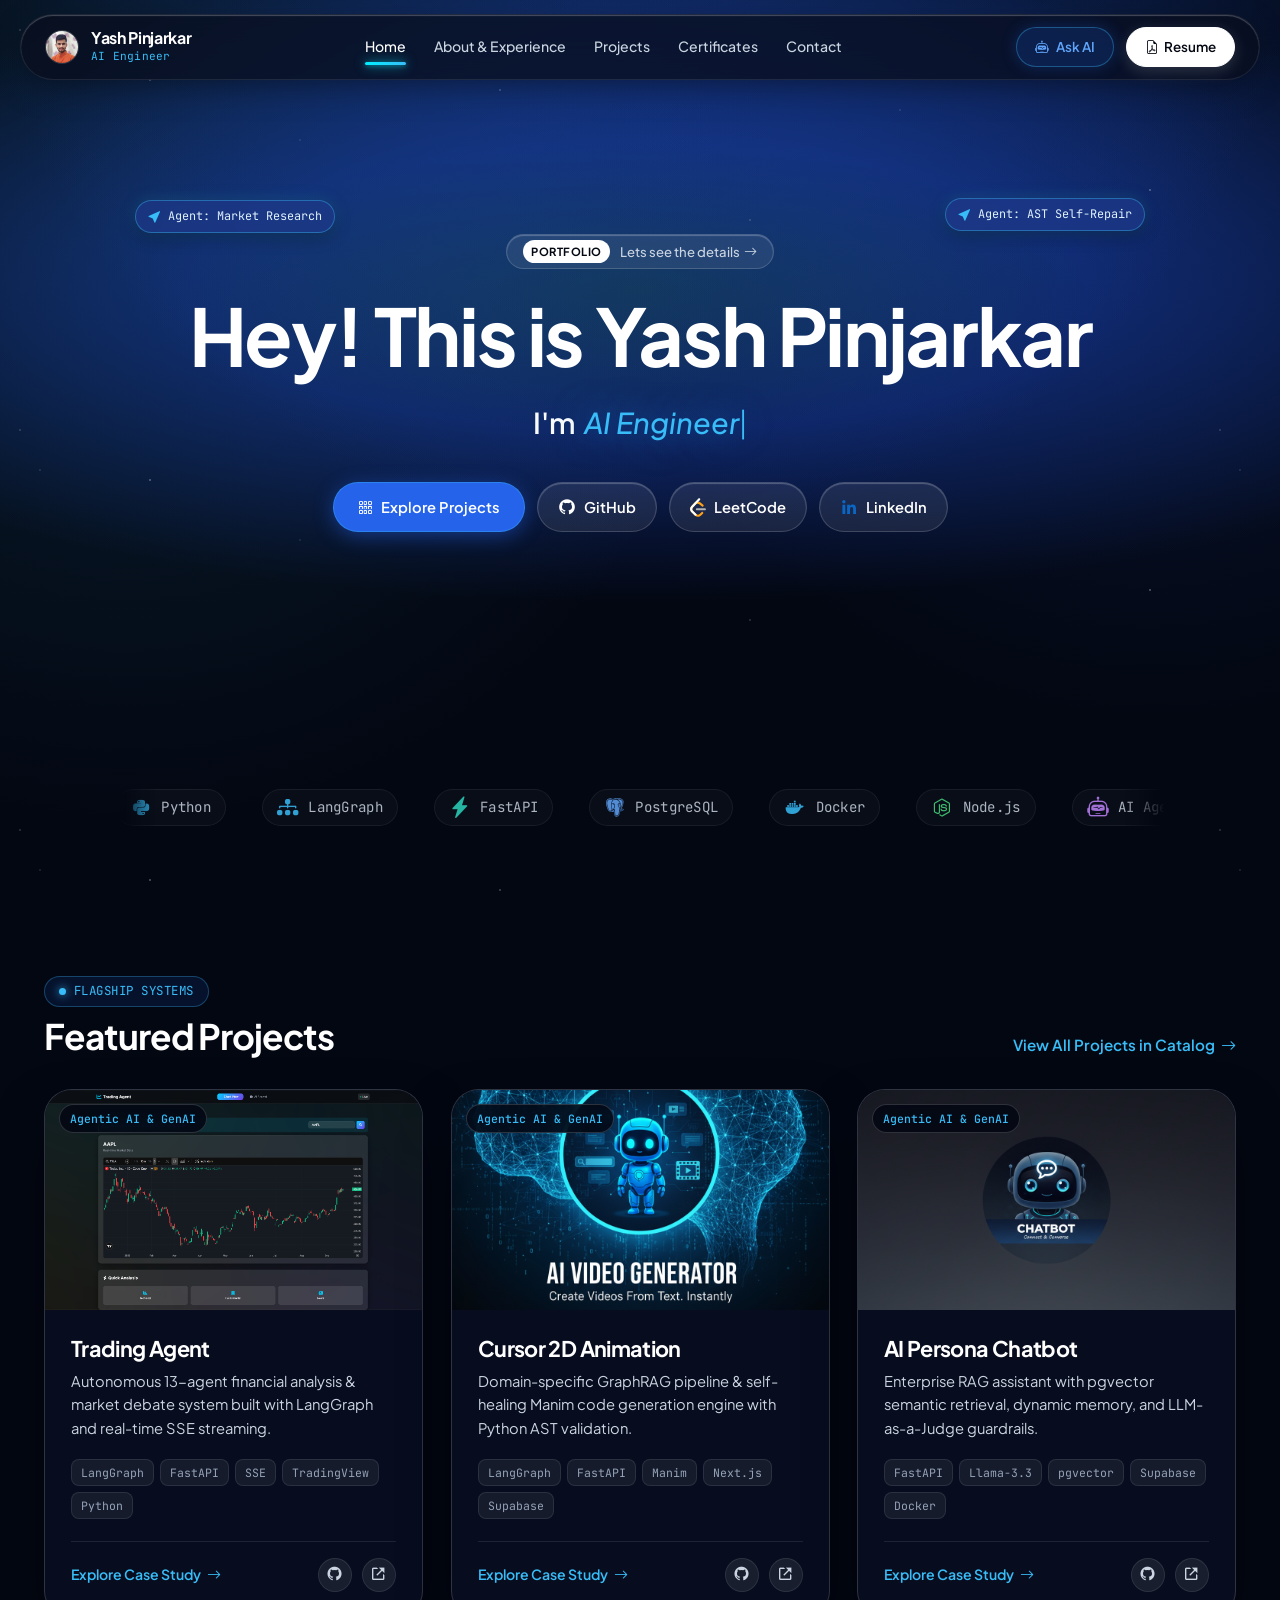
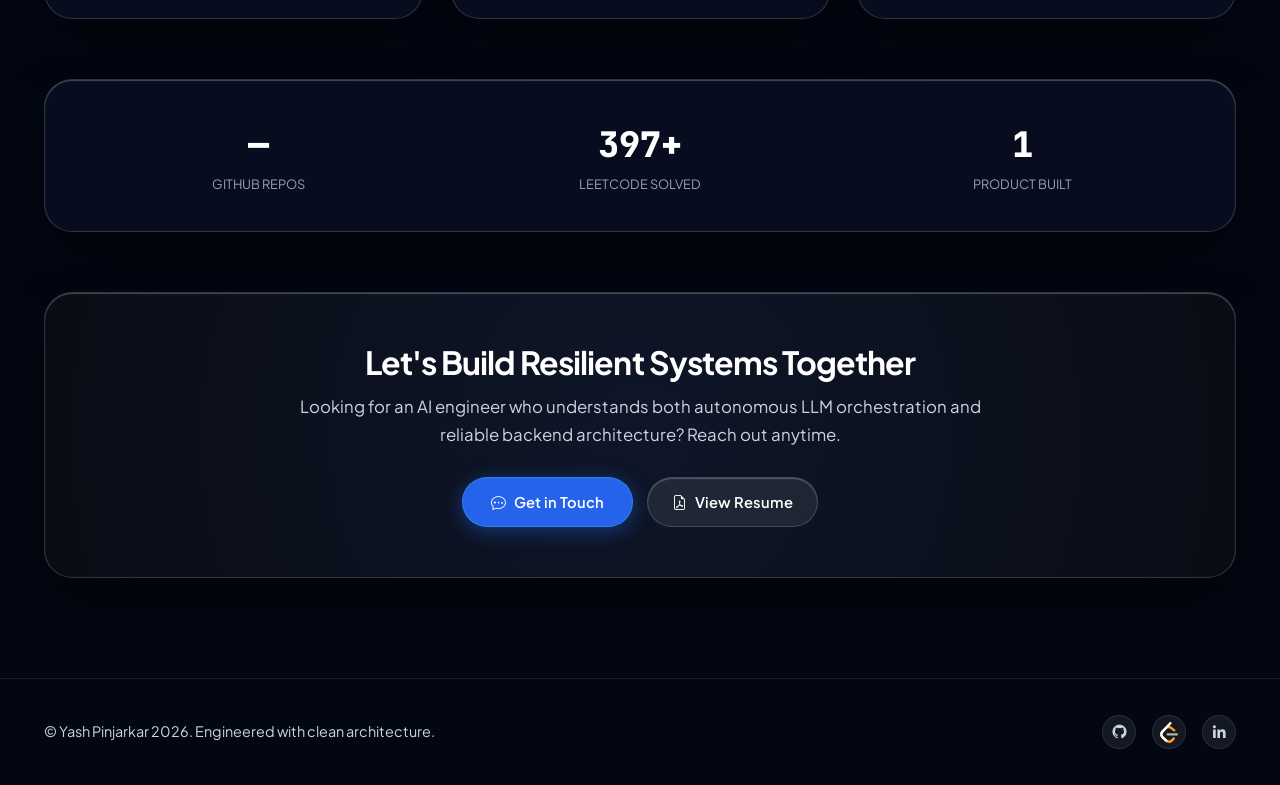
<file: index.html>
<!DOCTYPE html>
<html lang="en">

<head>
  <meta charset="utf-8">
  <meta content="width=device-width, initial-scale=1.0" name="viewport">

  <title>Yash Pinjarkar — AI Engineer</title>
  <meta name="description"
    content="Portfolio of Yash Pinjarkar — AI Engineer specializing in autonomous multi-agent pipelines, LangGraph, FastAPI, GraphRAG, and low-latency backend architectures.">
  <meta name="keywords"
    content="Yash Pinjarkar, AI Engineer, Machine Learning Engineer, Software Engineer, LangGraph, FastAPI, Generative AI, GraphRAG, Multi-Agent Systems">

  <!-- Favicons -->
  <link href="assets/img/favicon.png" rel="icon">
  <link href="assets/img/apple-touch-icon.png" rel="apple-touch-icon">

  <!-- Vendor CSS Files -->
  <link href="assets/vendor/bootstrap/css/bootstrap.min.css" rel="stylesheet">
  <link href="assets/vendor/bootstrap-icons/bootstrap-icons.css" rel="stylesheet">
  <link href="assets/vendor/boxicons/css/boxicons.min.css" rel="stylesheet">

  <!-- Core Styles -->
  <link href="assets/css/design-system.css" rel="stylesheet">
</head>

<body class="site-modern">
  <div class="bg-ambient"></div>

  <!-- ======= Modern Header Navigation ======= -->
  <nav class="site-nav">
    <div class="site-nav-container">
      <a href="index.html" class="site-logo">
        <img src="assets/img/profile-img.jpg" alt="Yash Pinjarkar" class="site-logo-avatar">
        <div class="site-logo-text">
          <span class="site-logo-name">Yash Pinjarkar</span>
          <span class="site-logo-role">AI Engineer</span>
        </div>
      </a>

      <ul class="site-nav-links">
        <li><a href="index.html" class="site-nav-link active">Home</a></li>
        <li><a href="about.html" class="site-nav-link">About & Experience</a></li>
        <li><a href="projects.html" class="site-nav-link">Projects</a></li>
        <li><a href="certificates.html" class="site-nav-link">Certificates</a></li>
        <li><a href="contact.html" class="site-nav-link">Contact</a></li>
      </ul>

      <div class="site-nav-actions">
        <button id="chatbot-btn" class="btn-ai-chat" aria-label="Open AI Assistant">
          <i class="bi bi-robot"></i> <span>Ask AI</span>
        </button>
        <a href="https://drive.google.com/file/d/1SD6IcSOlfKE0U2gfUWGIHUVaJc_A1jWi/view?usp=sharing" target="_blank"
          rel="noopener noreferrer" class="btn-resume-nav">
          <i class="bi bi-file-earmark-pdf"></i> Resume
        </a>
        <button class="site-nav-mobile-toggle" aria-label="Toggle Navigation Menu">
          <i class="bi bi-list"></i>
        </button>
      </div>
    </div>
  </nav>

  <!-- Mobile Drawer -->
  <div class="mobile-nav-drawer">
    <a href="index.html" class="mobile-nav-link active">Home</a>
    <a href="about.html" class="mobile-nav-link">About & Experience</a>
    <a href="projects.html" class="mobile-nav-link">Projects</a>
    <a href="certificates.html" class="mobile-nav-link">Certificates</a>
    <a href="contact.html" class="mobile-nav-link">Contact</a>
    <div style="margin-top: 16px;">
      <a href="https://drive.google.com/file/d/1SD6IcSOlfKE0U2gfUWGIHUVaJc_A1jWi/view?usp=sharing" target="_blank"
        rel="noopener noreferrer" class="btn-primary-action" style="width: 100%;">
        <i class="bi bi-download"></i> Resume
      </a>
    </div>
  </div>

  <!-- ======= Main Content Area ======= -->
  <main class="site-main">
    <div class="site-container">

      <!-- ======= Cosmic Aurora Luminai Hero Section ======= -->
      <section class="hero-cosmic-section">
        <div class="hero-cosmic-content">
          <!-- Floating Agent Cursors (Luminai Style) -->
          <div class="agent-cursor-badge agent-cursor-left">
            <i class="bi bi-cursor-fill"></i>
            <span>Agent: Market Research</span>
          </div>
          <div class="agent-cursor-badge agent-cursor-right">
            <i class="bi bi-cursor-fill"></i>
            <span>Agent: AST Self-Repair</span>
          </div>

          <!-- Top Announcement Pill -->
          <div class="hero-cosmic-pill">
            <span class="pill-tag">PORTFOLIO</span>
            <a href="about.html" class="pill-link">
              Lets see the details<i class="bi bi-arrow-right"></i>
            </a>
          </div>

          <!-- Master Display Headline -->
          <h1 class="hero-cosmic-title">
            Hey! This is Yash Pinjarkar
          </h1>

          <!-- Subtitle with Animated Typed Role -->
          <p class="hero-typed-lead"
            style="font-size: clamp(1.25rem, 2.4vw, 1.8rem); font-weight: 600; color: #f8fafc; margin-bottom: 36px;">
            I'm <span class="typed headline-italic"
              data-typed-items="AI Engineer, Generative AI Developer, Backend Systems Builder, Software Developer"></span>
          </p>

          <!-- Action Buttons -->
          <div style="display: flex; justify-content: center; align-items: center; gap: 12px; flex-wrap: wrap;">
            <a href="projects.html" class="btn-primary-action" style="padding: 12px 24px;">
              <i class="bi bi-grid-3x3-gap"></i> Explore Projects
            </a>
            <a href="https://github.com/yashpinjarkar10/" target="_blank" rel="noopener noreferrer"
              class="btn-secondary-action" style="padding: 12px 20px;">
              <i class="bx bxl-github" style="font-size: 1.15rem;"></i> GitHub
            </a>
            <a href="https://leetcode.com/Yashpinjarkar/" target="_blank" rel="noopener noreferrer"
              class="btn-secondary-action" style="padding: 12px 20px;">
              <svg width="16" height="19" viewBox="0 0 95 111" fill="none" xmlns="http://www.w3.org/2000/svg"
                style="display: inline-block; vertical-align: -3px;">
                <path
                  d="M68.0063 83.0664C70.5 80.5764 74.5366 80.5829 77.0223 83.0809C79.508 85.579 79.5015 89.6226 77.0078 92.1127L65.9346 103.17C55.7187 113.371 39.06 113.519 28.6718 103.513C28.6117 103.456 23.9861 98.9201 8.72653 83.957C-1.42528 74.0029 -2.43665 58.0749 7.11648 47.8464L24.9282 28.7745C34.4095 18.6219 51.887 17.5122 62.7275 26.2789L78.9048 39.362C81.6444 41.5776 82.0723 45.5985 79.8606 48.3429C77.6488 51.0873 73.635 51.5159 70.8954 49.3003L54.7182 36.2173C49.0488 31.6325 39.1314 32.2622 34.2394 37.5006L16.4274 56.5727C11.7767 61.5522 12.2861 69.574 17.6456 74.8292C28.851 85.8169 37.4869 94.2846 37.4969 94.2942C42.8977 99.496 51.6304 99.4184 56.9331 94.1234L68.0063 83.0664Z"
                  fill="#FFA116"></path>
                <path fill-rule="evenodd" clip-rule="evenodd"
                  d="M41.1067 72.0014C37.5858 72.0014 34.7314 69.1421 34.7314 65.615C34.7314 62.0879 37.5858 59.2286 41.1067 59.2286H88.1245C91.6454 59.2286 94.4997 62.0879 94.4997 65.615C94.4997 69.1421 91.6454 72.0014 88.1245 72.0014H41.1067Z"
                  fill="#B3B3B3"></path>
                <path fill-rule="evenodd" clip-rule="evenodd"
                  d="M49.9118 2.02335C52.3173 -0.55232 56.3517 -0.686894 58.9228 1.72277C61.494 4.13244 61.6284 8.17385 59.2229 10.7495L16.4276 56.5729C11.7768 61.552 12.2861 69.5738 17.6453 74.8292L37.4088 94.2091C39.9249 96.6764 39.968 100.72 37.505 103.24C35.042 105.761 31.0056 105.804 28.4895 103.337L8.72593 83.9567C-1.42529 74.0021 -2.43665 58.0741 7.1169 47.8463L49.9118 2.02335Z"
                  fill="#ffffff"></path>
              </svg>
              LeetCode
            </a>
            <a href="https://www.linkedin.com/in/yash-pinjarkar" target="_blank" rel="noopener noreferrer"
              class="btn-secondary-action" style="padding: 12px 20px;">
              <i class="bx bxl-linkedin" style="font-size: 1.15rem; color: #0a66c2;"></i> LinkedIn
            </a>
          </div>
        </div>

        <!-- Infinite Rotating Tech Horizon Bar -->
        <div class="tech-horizon-strip" aria-label="Core Technologies Marquee">
          <div class="tech-horizon-track">
            <!-- Set 1 -->
            <div class="tech-horizon-item"><i class="bx bxl-python icon-python"></i> Python</div>
            <div class="tech-horizon-item"><i class="bi bi-diagram-3-fill icon-langgraph"></i> LangGraph</div>
            <div class="tech-horizon-item"><i class="bi bi-lightning-charge-fill icon-fastapi"></i> FastAPI</div>
            <div class="tech-horizon-item"><i class="bx bxl-postgresql icon-postgres"></i> PostgreSQL</div>
            <div class="tech-horizon-item"><i class="bx bxl-docker icon-docker"></i> Docker</div>
            <div class="tech-horizon-item"><i class="bx bxl-nodejs icon-node"></i> Node.js</div>
            <div class="tech-horizon-item"><i class="bi bi-robot icon-agent"></i> AI Agents</div>
            <div class="tech-horizon-item"><i class="bx bxl-c-plus-plus icon-cpp"></i> C++</div>
            <div class="tech-horizon-item"><i class="bx bxl-mongodb icon-mongodb"></i> MongoDB</div>
            <div class="tech-horizon-item"><i class="bi bi-link-45deg icon-langchain"></i> LangChain</div>
            <div class="tech-horizon-item"><i class="bx bxl-git icon-git"></i> Git</div>

            <!-- Set 2 (Seamless Infinite Duplicate) -->
            <div class="tech-horizon-item" aria-hidden="true"><i class="bx bxl-python icon-python"></i> Python</div>
            <div class="tech-horizon-item" aria-hidden="true"><i class="bi bi-diagram-3-fill icon-langgraph"></i>
              LangGraph</div>
            <div class="tech-horizon-item" aria-hidden="true"><i class="bi bi-lightning-charge-fill icon-fastapi"></i>
              FastAPI</div>
            <div class="tech-horizon-item" aria-hidden="true"><i class="bx bxl-postgresql icon-postgres"></i> PostgreSQL
            </div>
            <div class="tech-horizon-item" aria-hidden="true"><i class="bx bxl-docker icon-docker"></i> Docker</div>
            <div class="tech-horizon-item" aria-hidden="true"><i class="bx bxl-nodejs icon-node"></i> Node.js</div>
            <div class="tech-horizon-item" aria-hidden="true"><i class="bi bi-robot icon-agent"></i> AI Agents</div>
            <div class="tech-horizon-item" aria-hidden="true"><i class="bx bxl-c-plus-plus icon-cpp"></i> C++</div>
            <div class="tech-horizon-item" aria-hidden="true"><i class="bx bxl-mongodb icon-mongodb"></i> MongoDB</div>
            <div class="tech-horizon-item" aria-hidden="true"><i class="bi bi-link-45deg icon-langchain"></i> LangChain
            </div>
            <div class="tech-horizon-item" aria-hidden="true"><i class="bx bxl-git icon-git"></i> Git</div>
          </div>
        </div>
      </section>

      <!-- ======= Featured Flagship Projects Showcase ======= -->
      <section id="featured-projects" style="margin: 80px 0 50px 0; padding-top: 30px;">
        <div
          style="display: flex; justify-content: space-between; align-items: flex-end; flex-wrap: wrap; gap: 16px; margin-bottom: 32px;">
          <div>
            <div class="page-badge" style="margin-bottom: 8px;">
              <span class="pulse-dot"></span>
              <span>Flagship Systems</span>
            </div>
            <h2 style="font-size: 2.2rem; margin: 0; color: var(--text-primary);">Featured Projects</h2>
          </div>
          <a href="projects.html" class="btn-case-study" style="font-size: 0.95rem;">
            View All Projects in Catalog <i class="bi bi-arrow-right"></i>
          </a>
        </div>

        <div class="projects-grid">
          <!-- Card 1: Trading Agent -->
          <article class="project-card">
            <div class="project-card-image-wrap">
              <img src="assets/img/projects/trading-agent.png" alt="Trading Agent"
                class="project-card-image" loading="lazy">
              <span class="project-card-category-badge">Agentic AI & GenAI</span>
            </div>
            <div class="project-card-body">
              <h3 class="project-card-title">Trading Agent</h3>
              <p class="project-card-tagline">
                Autonomous 13-agent financial analysis & market debate system built with LangGraph and real-time SSE
                streaming.
              </p>
              <div class="project-card-tags">
                <span class="tech-tag">LangGraph</span>
                <span class="tech-tag">FastAPI</span>
                <span class="tech-tag">SSE</span>
                <span class="tech-tag">TradingView</span>
                <span class="tech-tag">Python</span>
              </div>
              <div class="project-card-footer">
                <a href="project.html?id=trading-agent" class="btn-case-study">
                  Explore Case Study <i class="bi bi-arrow-right"></i>
                </a>
                <div class="project-card-actions">
                  <a href="https://github.com/yashpinjarkar10/Trading-Agent" target="_blank" rel="noopener noreferrer"
                    class="action-icon-link" aria-label="GitHub"><i class="bx bxl-github"></i></a>
                  <a href="https://yashpinjarkar10-trading-agent.hf.space/" target="_blank" rel="noopener noreferrer"
                    class="action-icon-link" aria-label="Live Demo"><i class="bx bx-link-external"></i></a>
                </div>
              </div>
            </div>
          </article>

          <!-- Card 2: Cursor 2D Animation -->
          <article class="project-card">
            <div class="project-card-image-wrap">
              <img src="assets/img/projects/cursor-2d-animation.png" alt="Cursor 2D Animation" class="project-card-image"
                loading="lazy">
              <span class="project-card-category-badge">Agentic AI & GenAI</span>
            </div>
            <div class="project-card-body">
              <h3 class="project-card-title">Cursor 2D Animation</h3>
              <p class="project-card-tagline">
                Domain-specific GraphRAG pipeline & self-healing Manim code generation engine with Python AST
                validation.
              </p>
              <div class="project-card-tags">
                <span class="tech-tag">LangGraph</span>
                <span class="tech-tag">FastAPI</span>
                <span class="tech-tag">Manim</span>
                <span class="tech-tag">Next.js</span>
                <span class="tech-tag">Supabase</span>
              </div>
              <div class="project-card-footer">
                <a href="project.html?id=cursor-2d-animation" class="btn-case-study">
                  Explore Case Study <i class="bi bi-arrow-right"></i>
                </a>
                <div class="project-card-actions">
                  <a href="https://github.com/yashpinjarkar10/cursor-2d-animation-frontend" target="_blank"
                    rel="noopener noreferrer" class="action-icon-link" aria-label="GitHub"><i
                      class="bx bxl-github"></i></a>
                  <a href="https://cursor-2d-animation-frontend.yashpinjarkar2003.workers.dev/" target="_blank"
                    rel="noopener noreferrer" class="action-icon-link" aria-label="Live Demo"><i
                      class="bx bx-link-external"></i></a>
                </div>
              </div>
            </div>
          </article>

          <!-- Card 3: AI Persona Chatbot -->
          <article class="project-card">
            <div class="project-card-image-wrap">
              <img src="assets/img/projects/ai-persona-chatbot.png" alt="AI Persona Chatbot"
                class="project-card-image" loading="lazy">
              <span class="project-card-category-badge">Agentic AI & GenAI</span>
            </div>
            <div class="project-card-body">
              <h3 class="project-card-title">AI Persona Chatbot</h3>
              <p class="project-card-tagline">
                Enterprise RAG assistant with pgvector semantic retrieval, dynamic memory, and LLM-as-a-Judge
                guardrails.
              </p>
              <div class="project-card-tags">
                <span class="tech-tag">FastAPI</span>
                <span class="tech-tag">Llama-3.3</span>
                <span class="tech-tag">pgvector</span>
                <span class="tech-tag">Supabase</span>
                <span class="tech-tag">Docker</span>
              </div>
              <div class="project-card-footer">
                <a href="project.html?id=ai-persona-chatbot" class="btn-case-study">
                  Explore Case Study <i class="bi bi-arrow-right"></i>
                </a>
                <div class="project-card-actions">
                  <a href="https://github.com/yashpinjarkar10/Chat-Web" target="_blank" rel="noopener noreferrer"
                    class="action-icon-link" aria-label="GitHub"><i class="bx bxl-github"></i></a>
                  <a href="https://yashpinjarkar10-webchat1.hf.space/" target="_blank" rel="noopener noreferrer"
                    class="action-icon-link" aria-label="Live Demo"><i class="bx bx-link-external"></i></a>
                </div>
              </div>
            </div>
          </article>
        </div>
      </section>

      <!-- ======= Live GitHub & LeetCode Engineering Metrics ======= -->
      <section style="margin: 60px 0;">
        <div class="detail-section">
          <div class="stats-metric-grid">
            <div class="stat-metric-item">
              <div
                style="font-size: 2.2rem; font-weight: 800; color: var(--accent-cyan); font-family: var(--font-mono);"
                id="github-repos">Loading...</div>
              <div style="font-size: 0.8rem; color: var(--text-muted); text-transform: uppercase;">GitHub Repos</div>
            </div>
            <div class="stat-metric-item">
              <div
                style="font-size: 2.2rem; font-weight: 800; color: var(--accent-blue); font-family: var(--font-mono);"
                id="leetcode-solved">Loading...</div>
              <div style="font-size: 0.8rem; color: var(--text-muted); text-transform: uppercase;">LeetCode Solved</div>
            </div>
            <div class="stat-metric-item">
              <div
                style="font-size: 2.2rem; font-weight: 800; color: var(--accent-emerald); font-family: var(--font-mono);"
                id="products-built" data-target="2">0</div>
              <div style="font-size: 0.8rem; color: var(--text-muted); text-transform: uppercase;">Product Built</div>
            </div>
          </div>
        </div>
      </section>

      <!-- ======= Quick Connect Callout ======= -->
      <section style="margin: 60px 0 20px 0;">
        <div class="sidebar-card text-center"
          style="padding: 50px 30px; background: radial-gradient(circle at center, rgba(15, 23, 42, 0.95), rgba(9, 13, 22, 0.95));">
          <h2 style="font-size: 2rem; color: var(--text-primary); margin-bottom: 12px;">Let's Build Resilient Systems
            Together</h2>
          <p style="color: var(--text-secondary); max-width: 60ch; margin: 0 auto 28px auto; font-size: 1.05rem;">
            Looking for an AI engineer who understands both autonomous LLM orchestration and reliable backend
            architecture? Reach out anytime.
          </p>
          <div style="display: flex; justify-content: center; gap: 14px; flex-wrap: wrap;">
            <a href="contact.html" class="btn-primary-action" style="padding: 12px 28px;">
              <i class="bi bi-chat-dots"></i> Get in Touch
            </a>
            <a href="https://drive.google.com/file/d/1SD6IcSOlfKE0U2gfUWGIHUVaJc_A1jWi/view?usp=sharing" target="_blank"
              rel="noopener noreferrer" class="btn-secondary-action" style="padding: 12px 24px;">
              <i class="bi bi-file-earmark-pdf"></i> View Resume
            </a>
          </div>
        </div>
      </section>

    </div>
  </main>

  <!-- ======= Footer ======= -->
  <footer style="border-top: 1px solid var(--border-subtle); padding: 36px 0; background: var(--bg-deep);">
    <div class="site-container"
      style="display: flex; flex-wrap: wrap; justify-content: space-between; align-items: center; gap: 20px;">
      <div>
        <p style="margin: 0; color: var(--text-secondary); font-size: 0.9rem;">
          &copy; <span id="copyright-year">Yash Pinjarkar</span>. Engineered with clean architecture.
        </p>
      </div>
      <div style="display: flex; gap: 16px;">
        <a href="https://github.com/yashpinjarkar10/" target="_blank" rel="noopener noreferrer" class="action-icon-link"
          aria-label="GitHub"><i class="bx bxl-github"></i></a>
        <a href="https://leetcode.com/Yashpinjarkar/" target="_blank" rel="noopener noreferrer" class="action-icon-link"
          aria-label="LeetCode"><svg width="18" height="21" viewBox="0 0 95 111" fill="none"
            xmlns="http://www.w3.org/2000/svg" style="display: block;">
            <path
              d="M68.0063 83.0664C70.5 80.5764 74.5366 80.5829 77.0223 83.0809C79.508 85.579 79.5015 89.6226 77.0078 92.1127L65.9346 103.17C55.7187 113.371 39.06 113.519 28.6718 103.513C28.6117 103.456 23.9861 98.9201 8.72653 83.957C-1.42528 74.0029 -2.43665 58.0749 7.11648 47.8464L24.9282 28.7745C34.4095 18.6219 51.887 17.5122 62.7275 26.2789L78.9048 39.362C81.6444 41.5776 82.0723 45.5985 79.8606 48.3429C77.6488 51.0873 73.635 51.5159 70.8954 49.3003L54.7182 36.2173C49.0488 31.6325 39.1314 32.2622 34.2394 37.5006L16.4274 56.5727C11.7767 61.5522 12.2861 69.574 17.6456 74.8292C28.851 85.8169 37.4869 94.2846 37.4969 94.2942C42.8977 99.496 51.6304 99.4184 56.9331 94.1234L68.0063 83.0664Z"
              fill="#FFA116"></path>
            <path fill-rule="evenodd" clip-rule="evenodd"
              d="M41.1067 72.0014C37.5858 72.0014 34.7314 69.1421 34.7314 65.615C34.7314 62.0879 37.5858 59.2286 41.1067 59.2286H88.1245C91.6454 59.2286 94.4997 62.0879 94.4997 65.615C94.4997 69.1421 91.6454 72.0014 88.1245 72.0014H41.1067Z"
              fill="#B3B3B3"></path>
            <path fill-rule="evenodd" clip-rule="evenodd"
              d="M49.9118 2.02335C52.3173 -0.55232 56.3517 -0.686894 58.9228 1.72277C61.494 4.13244 61.6284 8.17385 59.2229 10.7495L16.4276 56.5729C11.7768 61.552 12.2861 69.5738 17.6453 74.8292L37.4088 94.2091C39.9249 96.6764 39.968 100.72 37.505 103.24C35.042 105.761 31.0056 105.804 28.4895 103.337L8.72593 83.9567C-1.42529 74.0021 -2.43665 58.0741 7.1169 47.8463L49.9118 2.02335Z"
              fill="#ffffff"></path>
          </svg></a>
        <a href="https://www.linkedin.com/in/yash-pinjarkar" target="_blank" rel="noopener noreferrer"
          class="action-icon-link" aria-label="LinkedIn"><i class="bx bxl-linkedin"></i></a>
      </div>
    </div>
  </footer>

  <!-- Central AI Persona Dialog / Expanding Capsule -->
  <div id="chatbot-popup" class="ai-capsule-modal">
    <!-- Header with status & close -->
    <div class="ai-capsule-header">
      <div class="ai-capsule-header-title">
        <span class="pulse-dot"></span>
        <span class="ai-capsule-title-text">Yash's AI Persona</span>
        <span class="ai-capsule-status-pill">● Online</span>
      </div>
      <button id="close-chatbot" class="ai-capsule-close-btn" aria-label="Close AI Dialog">&times;</button>
    </div>

    <!-- Messages area (collapsible, smoothly expands when message sent) -->
    <div id="chat-box" class="ai-capsule-messages">
      <div class="message bot">
        <strong>Yash:</strong> Hey! I’m Yash’s virtual self. Ask me anything about my autonomous agent systems, Astryx
        AI internship, or system architecture.
      </div>
    </div>

    <!-- Interactive Capsule Dock -->
    <div class="ai-capsule-dock">
      <!-- Suggested quick pills -->
      <div class="ai-capsule-pills">
        <button type="button" class="prompt-tool-pill" data-prompt="Explain the 13-Agent Trading Graph architecture">
          <i class="bi bi-diagram-3"></i> ⟡ LangGraph DAG
        </button>
        <button type="button" class="prompt-tool-pill" data-prompt="How did you cut analysis time by 90% at Astryx AI?">
          <i class="bi bi-briefcase"></i> ◈ Astryx AI
        </button>
        <button type="button" class="prompt-tool-pill"
          data-prompt="Tell me about your problem solving and algorithmic background">
          <i class="bi bi-code-square"></i> ⚡ 400+ DSA Solved
        </button>
        <button type="button" class="prompt-tool-pill" data-prompt="Tell me about your GraphRAG implementation">
          <i class="bi bi-database"></i> ● GraphRAG
        </button>
      </div>

      <!-- Input row -->
      <form id="ai-capsule-form" class="ai-capsule-input-row" onsubmit="return false;">
        <input id="user-input" type="text" class="ai-capsule-input"
          placeholder="Ask my AI persona: 'How does your 13-agent consensus loop work?'" autocomplete="off" />
        <div class="ai-capsule-input-actions">
          <button type="button" id="ai-capsule-mic" class="ai-capsule-mic-btn" title="Voice Input"
            aria-label="Voice Input">
            <i class="bi bi-mic-fill"></i>
          </button>
          <button type="submit" id="send-button" class="ai-capsule-send-btn" title="Send Query" aria-label="Send Query">
            <i class="bi bi-send-fill"></i>
          </button>
        </div>
      </form>
    </div>
  </div>

  <div id="chatbot-overlay"></div>

  <!-- Vendor Scripts -->
  <script src="assets/vendor/typed.js/typed.umd.js"></script>

  <!-- Scripts -->
  <script type="module">
    import { initSiteLayout } from './assets/js/modules/site-layout.js';
    import { initChatbot, sendMessage } from './assets/js/modules/chatbot.js';
    import { fetchGitHubRepos, fetchLeetCodeSolved, initStaticMetrics } from './assets/js/modules/stats.js';

    window.sendMessage = sendMessage;

    initSiteLayout();
    initChatbot();
    fetchGitHubRepos();
    fetchLeetCodeSolved().catch((err) => console.warn('LeetCode fetch:', err));
    initStaticMetrics();

    // Initialize Typed.js for personal roles
    const selectTyped = document.querySelector('.typed');
    if (selectTyped && window.Typed) {
      let typedStrings = selectTyped.getAttribute('data-typed-items');
      if (typedStrings) {
        typedStrings = typedStrings.split(',').map((s) => s.trim());
        new window.Typed('.typed', {
          strings: typedStrings,
          loop: true,
          typeSpeed: 60,
          backSpeed: 30,
          backDelay: 1800
        });
      }
    }
  </script>
</body>

</html>
</file>
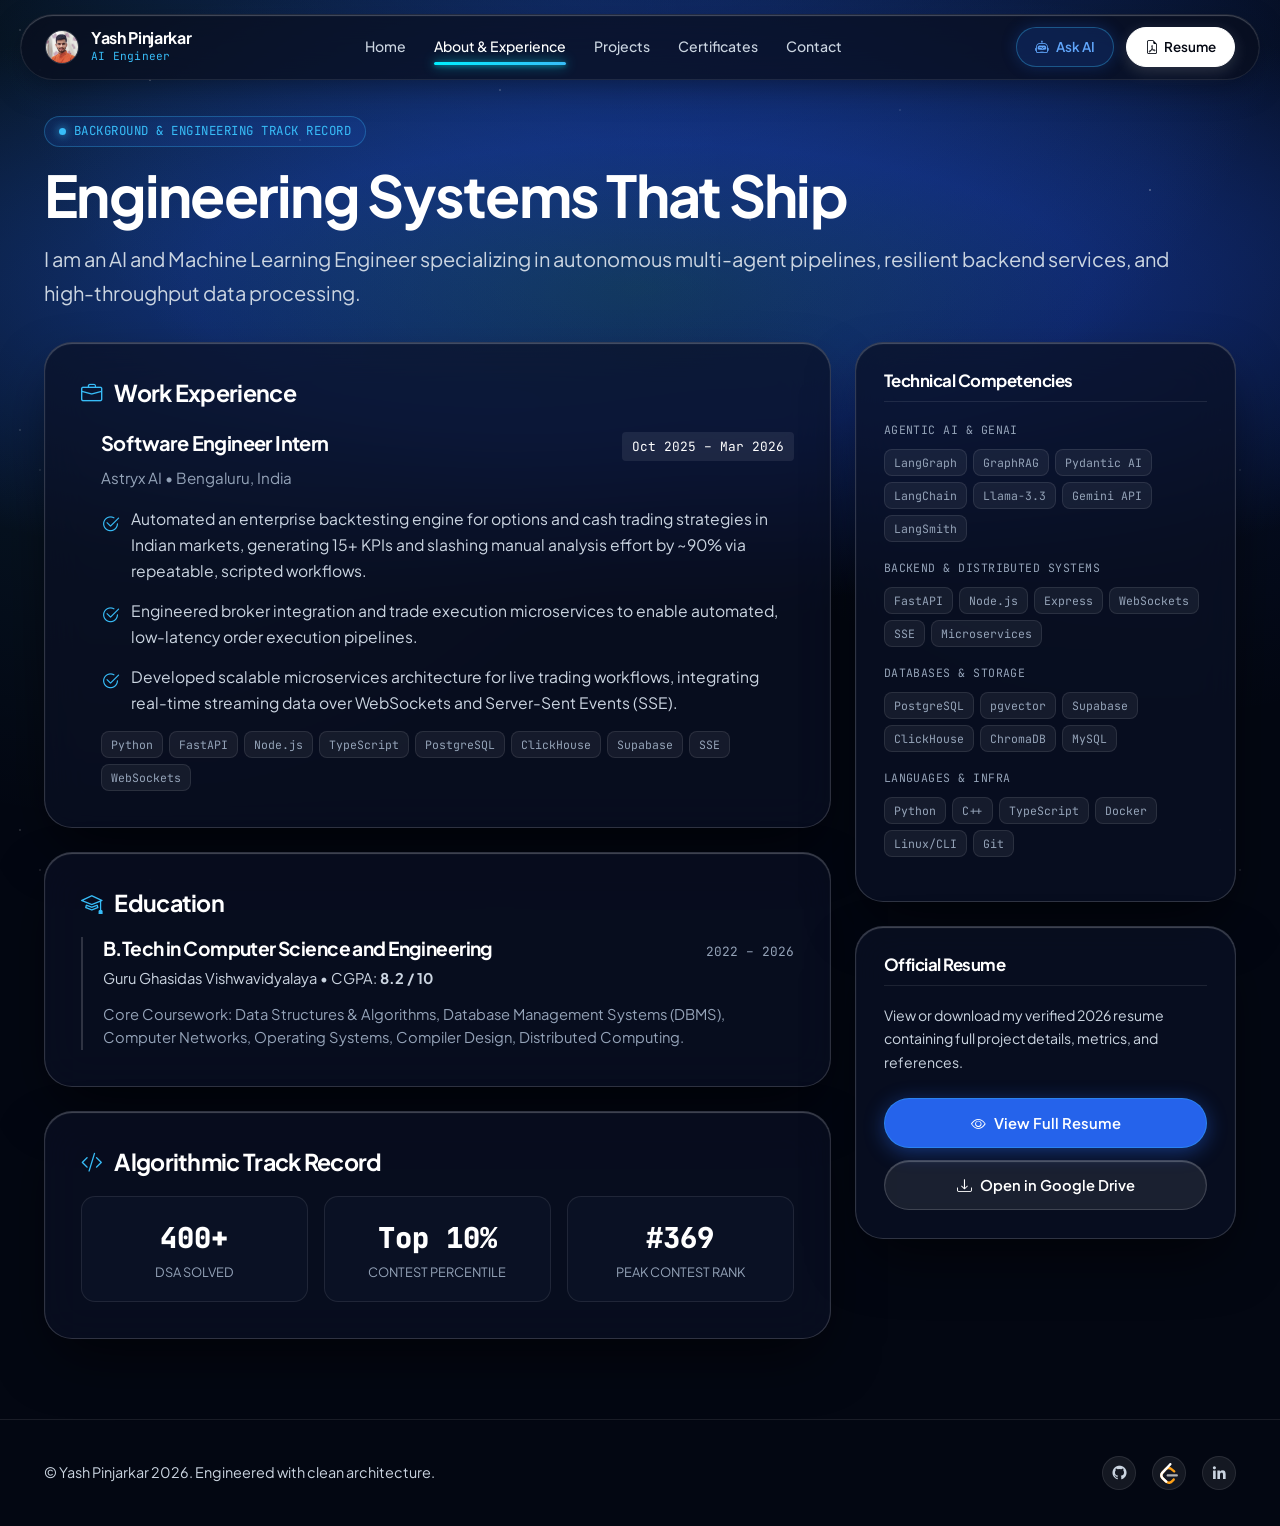
<file: about.html>
<!DOCTYPE html>
<html lang="en">

<head>
  <meta charset="utf-8">
  <meta content="width=device-width, initial-scale=1.0" name="viewport">
  <title>About & Experience — Yash Pinjarkar</title>
  <meta name="description" content="Professional background, production experience at Astryx AI, technical skills, and education of Yash Pinjarkar.">

  <!-- Favicons -->
  <link href="assets/img/favicon.png" rel="icon">
  <link href="assets/img/apple-touch-icon.png" rel="apple-touch-icon">

  <!-- Vendor CSS Files -->
  <link href="assets/vendor/bootstrap/css/bootstrap.min.css" rel="stylesheet">
  <link href="assets/vendor/bootstrap-icons/bootstrap-icons.css" rel="stylesheet">
  <link href="assets/vendor/boxicons/css/boxicons.min.css" rel="stylesheet">

  <!-- Core Styles -->
  <link href="assets/css/design-system.css" rel="stylesheet">
</head>

<body class="site-modern">
  <div class="bg-ambient"></div>

  <!-- ======= Modern Header Navigation ======= -->
  <nav class="site-nav">
    <div class="site-nav-container">
      <a href="index.html" class="site-logo">
        <img src="assets/img/profile-img.jpg" alt="Yash Pinjarkar" class="site-logo-avatar">
        <div class="site-logo-text">
          <span class="site-logo-name">Yash Pinjarkar</span>
          <span class="site-logo-role">AI Engineer</span>
        </div>
      </a>

      <ul class="site-nav-links">
        <li><a href="index.html" class="site-nav-link">Home</a></li>
        <li><a href="about.html" class="site-nav-link active">About & Experience</a></li>
        <li><a href="projects.html" class="site-nav-link">Projects</a></li>
        <li><a href="certificates.html" class="site-nav-link">Certificates</a></li>
        <li><a href="contact.html" class="site-nav-link">Contact</a></li>
      </ul>

      <div class="site-nav-actions">
        <button id="chatbot-btn" class="btn-ai-chat" aria-label="Open AI Assistant">
          <i class="bi bi-robot"></i> <span>Ask AI</span>
        </button>
        <a href="https://drive.google.com/file/d/1SD6IcSOlfKE0U2gfUWGIHUVaJc_A1jWi/view?usp=sharing" target="_blank" rel="noopener noreferrer" class="btn-resume-nav">
          <i class="bi bi-file-earmark-pdf"></i> Resume
        </a>
        <button class="site-nav-mobile-toggle" aria-label="Toggle Navigation Menu">
          <i class="bi bi-list"></i>
        </button>
      </div>
    </div>
  </nav>

  <!-- Mobile Drawer -->
  <div class="mobile-nav-drawer">
    <a href="index.html" class="mobile-nav-link">Home</a>
    <a href="about.html" class="mobile-nav-link active">About & Experience</a>
    <a href="projects.html" class="mobile-nav-link">Projects</a>
    <a href="certificates.html" class="mobile-nav-link">Certificates</a>
    <a href="contact.html" class="mobile-nav-link">Contact</a>
    <div style="margin-top: 16px;">
      <a href="https://drive.google.com/file/d/1SD6IcSOlfKE0U2gfUWGIHUVaJc_A1jWi/view?usp=sharing" target="_blank" rel="noopener noreferrer" class="btn-primary-action" style="width: 100%;">
        <i class="bi bi-download"></i> Resume
      </a>
    </div>
  </div>

  <!-- ======= Main Content Area ======= -->
  <main class="site-main">
    <div class="site-container">
      
      <header class="page-header">
        <div class="page-badge">
          <span class="pulse-dot"></span>
          <span>Background & Engineering Track Record</span>
        </div>
        <h1 class="page-title">Engineering Systems That Ship</h1>
        <p class="page-description">
          I am an AI and Machine Learning Engineer specializing in autonomous multi-agent pipelines, resilient backend services, and high-throughput data processing.
        </p>
      </header>

      <div class="row g-4">
        <!-- Left: Story & Experience -->
        <div class="col-lg-8">
          
          <!-- Experience Card -->
          <section class="detail-section mb-4">
            <h2 class="detail-section-title">
              <i class="bi bi-briefcase"></i> Work Experience
            </h2>
            <div style="border-left: 2px solid var(--accent-cyan); padding-left: 20px; margin-top: 24px;">
              <div style="display: flex; justify-content: space-between; align-items: baseline; flex-wrap: wrap; gap: 8px;">
                <h3 style="font-size: 1.25rem; margin: 0; color: var(--text-primary);">Software Engineer Intern</h3>
                <span style="font-family: var(--font-mono); font-size: 0.8rem; color: var(--accent-blue); background: var(--bg-pill); padding: 4px 10px; border-radius: 4px;">Oct 2025 – Mar 2026</span>
              </div>
              <div style="font-size: 0.95rem; color: var(--text-muted); margin: 4px 0 16px 0;">
                Astryx AI &bull; Bengaluru, India
              </div>
              <ul class="detail-features-list">
                <li>
                  <i class="bi bi-check2-circle"></i>
                  <span>Automated an enterprise backtesting engine for options and cash trading strategies in Indian markets, generating 15+ KPIs and slashing manual analysis effort by ~90% via repeatable, scripted workflows.</span>
                </li>
                <li>
                  <i class="bi bi-check2-circle"></i>
                  <span>Engineered broker integration and trade execution microservices to enable automated, low-latency order execution pipelines.</span>
                </li>
                <li>
                  <i class="bi bi-check2-circle"></i>
                  <span>Developed scalable microservices architecture for live trading workflows, integrating real-time streaming data over WebSockets and Server-Sent Events (SSE).</span>
                </li>
              </ul>
              <div style="margin-top: 16px; display: flex; flex-wrap: wrap; gap: 6px;">
                <span class="tech-tag">Python</span>
                <span class="tech-tag">FastAPI</span>
                <span class="tech-tag">Node.js</span>
                <span class="tech-tag">TypeScript</span>
                <span class="tech-tag">PostgreSQL</span>
                <span class="tech-tag">ClickHouse</span>
                <span class="tech-tag">Supabase</span>
                <span class="tech-tag">SSE</span>
                <span class="tech-tag">WebSockets</span>
              </div>
            </div>
          </section>

          <!-- Education & Academics -->
          <section class="detail-section mb-4">
            <h2 class="detail-section-title">
              <i class="bi bi-mortarboard"></i> Education
            </h2>
            <div style="border-left: 2px solid var(--border-glass); padding-left: 20px; margin-top: 20px;">
              <div style="display: flex; justify-content: space-between; align-items: baseline; flex-wrap: wrap; gap: 8px;">
                <h3 style="font-size: 1.2rem; margin: 0; color: var(--text-primary);">B.Tech in Computer Science and Engineering</h3>
                <span style="font-family: var(--font-mono); font-size: 0.8rem; color: var(--text-muted);">2022 – 2026</span>
              </div>
              <div style="font-size: 0.92rem; color: var(--text-secondary); margin: 4px 0 12px 0;">
                Guru Ghasidas Vishwavidyalaya &bull; CGPA: <strong>8.2 / 10</strong>
              </div>
              <p style="font-size: 0.92rem; color: var(--text-muted); line-height: 1.6; margin: 0;">
                Core Coursework: Data Structures & Algorithms, Database Management Systems (DBMS), Computer Networks, Operating Systems, Compiler Design, Distributed Computing.
              </p>
            </div>
          </section>

          <!-- Problem Solving & Competitive Programming -->
          <section class="detail-section">
            <h2 class="detail-section-title">
              <i class="bi bi-code-slash"></i> Algorithmic Track Record
            </h2>
            <div class="row g-3">
              <div class="col-md-4">
                <div style="background: var(--bg-surface); padding: 18px; border-radius: var(--radius-md); border: 1px solid var(--border-subtle); text-align: center;">
                  <div style="font-size: 1.8rem; font-weight: 800; color: var(--accent-cyan); font-family: var(--font-mono);">400+</div>
                  <div style="font-size: 0.8rem; color: var(--text-muted); text-transform: uppercase;">DSA Solved</div>
                </div>
              </div>
              <div class="col-md-4">
                <div style="background: var(--bg-surface); padding: 18px; border-radius: var(--radius-md); border: 1px solid var(--border-subtle); text-align: center;">
                  <div style="font-size: 1.8rem; font-weight: 800; color: var(--accent-blue); font-family: var(--font-mono);">Top 10%</div>
                  <div style="font-size: 0.8rem; color: var(--text-muted); text-transform: uppercase;">Contest Percentile</div>
                </div>
              </div>
              <div class="col-md-4">
                <div style="background: var(--bg-surface); padding: 18px; border-radius: var(--radius-md); border: 1px solid var(--border-subtle); text-align: center;">
                  <div style="font-size: 1.8rem; font-weight: 800; color: var(--accent-emerald); font-family: var(--font-mono);">#369</div>
                  <div style="font-size: 0.8rem; color: var(--text-muted); text-transform: uppercase;">Peak Contest Rank</div>
                </div>
              </div>
            </div>
          </section>

        </div>

        <!-- Right: Technical Skills & Resume -->
        <div class="col-lg-4">
          
          <div class="sidebar-card mb-4">
            <h3 class="sidebar-title">Technical Competencies</h3>

            <div class="spec-item">
              <span class="spec-label">Agentic AI & GenAI</span>
              <div style="display: flex; flex-wrap: wrap; gap: 6px; margin-top: 6px;">
                <span class="tech-tag">LangGraph</span>
                <span class="tech-tag">GraphRAG</span>
                <span class="tech-tag">Pydantic AI</span>
                <span class="tech-tag">LangChain</span>
                <span class="tech-tag">Llama-3.3</span>
                <span class="tech-tag">Gemini API</span>
                <span class="tech-tag">LangSmith</span>
              </div>
            </div>

            <div class="spec-item" style="margin-top: 16px;">
              <span class="spec-label">Backend & Distributed Systems</span>
              <div style="display: flex; flex-wrap: wrap; gap: 6px; margin-top: 6px;">
                <span class="tech-tag">FastAPI</span>
                <span class="tech-tag">Node.js</span>
                <span class="tech-tag">Express</span>
                <span class="tech-tag">WebSockets</span>
                <span class="tech-tag">SSE</span>
                <span class="tech-tag">Microservices</span>
              </div>
            </div>

            <div class="spec-item" style="margin-top: 16px;">
              <span class="spec-label">Databases & Storage</span>
              <div style="display: flex; flex-wrap: wrap; gap: 6px; margin-top: 6px;">
                <span class="tech-tag">PostgreSQL</span>
                <span class="tech-tag">pgvector</span>
                <span class="tech-tag">Supabase</span>
                <span class="tech-tag">ClickHouse</span>
                <span class="tech-tag">ChromaDB</span>
                <span class="tech-tag">MySQL</span>
              </div>
            </div>

            <div class="spec-item" style="margin-top: 16px;">
              <span class="spec-label">Languages & Infra</span>
              <div style="display: flex; flex-wrap: wrap; gap: 6px; margin-top: 6px;">
                <span class="tech-tag">Python</span>
                <span class="tech-tag">C++</span>
                <span class="tech-tag">TypeScript</span>
                <span class="tech-tag">Docker</span>
                <span class="tech-tag">Linux/CLI</span>
                <span class="tech-tag">Git</span>
              </div>
            </div>
          </div>

          <!-- Resume Embed -->
          <div class="sidebar-card">
            <h3 class="sidebar-title">Official Resume</h3>
            <p style="font-size: 0.88rem; color: var(--text-secondary); margin-bottom: 16px;">
              View or download my verified 2026 resume containing full project details, metrics, and references.
            </p>
            <div class="sidebar-buttons">
              <a href="https://drive.google.com/file/d/1SD6IcSOlfKE0U2gfUWGIHUVaJc_A1jWi/view?usp=sharing" target="_blank" rel="noopener noreferrer" class="btn-primary-action">
                <i class="bi bi-eye"></i> View Full Resume
              </a>
              <a href="https://drive.google.com/file/d/1SD6IcSOlfKE0U2gfUWGIHUVaJc_A1jWi/view?usp=sharing" target="_blank" rel="noopener noreferrer" class="btn-secondary-action">
                <i class="bi bi-download"></i> Open in Google Drive
              </a>
            </div>
          </div>

        </div>
      </div>

    </div>
  </main>

  <!-- ======= Footer ======= -->
  <footer style="border-top: 1px solid var(--border-subtle); padding: 36px 0; background: var(--bg-deep);">
    <div class="site-container" style="display: flex; flex-wrap: wrap; justify-content: space-between; align-items: center; gap: 20px;">
      <div>
        <p style="margin: 0; color: var(--text-secondary); font-size: 0.9rem;">
          &copy; <span id="copyright-year">Yash Pinjarkar</span>. Engineered with clean architecture.
        </p>
      </div>
      <div style="display: flex; gap: 16px;">
        <a href="https://github.com/yashpinjarkar10/" target="_blank" rel="noopener noreferrer" class="action-icon-link" aria-label="GitHub"><i class="bx bxl-github"></i></a>
        <a href="https://leetcode.com/Yashpinjarkar/" target="_blank" rel="noopener noreferrer" class="action-icon-link" aria-label="LeetCode"><svg width="18" height="21" viewBox="0 0 95 111" fill="none" xmlns="http://www.w3.org/2000/svg" style="display: block;"><path d="M68.0063 83.0664C70.5 80.5764 74.5366 80.5829 77.0223 83.0809C79.508 85.579 79.5015 89.6226 77.0078 92.1127L65.9346 103.17C55.7187 113.371 39.06 113.519 28.6718 103.513C28.6117 103.456 23.9861 98.9201 8.72653 83.957C-1.42528 74.0029 -2.43665 58.0749 7.11648 47.8464L24.9282 28.7745C34.4095 18.6219 51.887 17.5122 62.7275 26.2789L78.9048 39.362C81.6444 41.5776 82.0723 45.5985 79.8606 48.3429C77.6488 51.0873 73.635 51.5159 70.8954 49.3003L54.7182 36.2173C49.0488 31.6325 39.1314 32.2622 34.2394 37.5006L16.4274 56.5727C11.7767 61.5522 12.2861 69.574 17.6456 74.8292C28.851 85.8169 37.4869 94.2846 37.4969 94.2942C42.8977 99.496 51.6304 99.4184 56.9331 94.1234L68.0063 83.0664Z" fill="#FFA116"></path><path fill-rule="evenodd" clip-rule="evenodd" d="M41.1067 72.0014C37.5858 72.0014 34.7314 69.1421 34.7314 65.615C34.7314 62.0879 37.5858 59.2286 41.1067 59.2286H88.1245C91.6454 59.2286 94.4997 62.0879 94.4997 65.615C94.4997 69.1421 91.6454 72.0014 88.1245 72.0014H41.1067Z" fill="#B3B3B3"></path><path fill-rule="evenodd" clip-rule="evenodd" d="M49.9118 2.02335C52.3173 -0.55232 56.3517 -0.686894 58.9228 1.72277C61.494 4.13244 61.6284 8.17385 59.2229 10.7495L16.4276 56.5729C11.7768 61.552 12.2861 69.5738 17.6453 74.8292L37.4088 94.2091C39.9249 96.6764 39.968 100.72 37.505 103.24C35.042 105.761 31.0056 105.804 28.4895 103.337L8.72593 83.9567C-1.42529 74.0021 -2.43665 58.0741 7.1169 47.8463L49.9118 2.02335Z" fill="#ffffff"></path></svg></a>
        <a href="https://www.linkedin.com/in/yash-pinjarkar-b7a61b259" target="_blank" rel="noopener noreferrer" class="action-icon-link" aria-label="LinkedIn"><i class="bx bxl-linkedin"></i></a>
      </div>
    </div>
  </footer>

  <!-- Central AI Persona Dialog / Expanding Capsule -->
  <div id="chatbot-popup" class="ai-capsule-modal">
    <div class="ai-capsule-header">
      <div class="ai-capsule-header-title">
        <span class="pulse-dot"></span>
        <span class="ai-capsule-title-text">Yash's AI Persona</span>
        <span class="ai-capsule-status-pill">● Online</span>
      </div>
      <button id="close-chatbot" class="ai-capsule-close-btn" aria-label="Close AI Dialog">&times;</button>
    </div>

    <div id="chat-box" class="ai-capsule-messages">
      <div class="message bot">
        <strong>Yash:</strong> Have questions about my Astryx AI internship, systems architecture, or technical background? Ask me here!
      </div>
    </div>

    <div class="ai-capsule-dock">
      <div class="ai-capsule-pills">
        <button type="button" class="prompt-tool-pill" data-prompt="What were your key achievements at Astryx AI?">
          <i class="bi bi-briefcase"></i> ◈ Astryx AI
        </button>
        <button type="button" class="prompt-tool-pill" data-prompt="Tell me about your core tech stack and backend systems experience">
          <i class="bi bi-cpu"></i> ⚡ Tech Stack
        </button>
        <button type="button" class="prompt-tool-pill" data-prompt="What is your DSA problem solving experience?">
          <i class="bi bi-code-square"></i> ● 400+ DSA Solved
        </button>
      </div>

      <form id="ai-capsule-form" class="ai-capsule-input-row" onsubmit="return false;">
        <input 
          id="user-input" 
          type="text" 
          class="ai-capsule-input" 
          placeholder="Ask about my experience, skills, or background..." 
          autocomplete="off"
        />
        <div class="ai-capsule-input-actions">
          <button type="button" id="ai-capsule-mic" class="ai-capsule-mic-btn" title="Voice Input" aria-label="Voice Input">
            <i class="bi bi-mic-fill"></i>
          </button>
          <button type="submit" id="send-button" class="ai-capsule-send-btn" title="Send Query" aria-label="Send Query">
            <i class="bi bi-send-fill"></i>
          </button>
        </div>
      </form>
    </div>
  </div>
  <div id="chatbot-overlay"></div>

  <!-- Scripts -->
  <script type="module">
    import { initSiteLayout } from './assets/js/modules/site-layout.js';
    import { initChatbot, sendMessage } from './assets/js/modules/chatbot.js';

    window.sendMessage = sendMessage;

    initSiteLayout();
    initChatbot();
  </script>
</body>

</html>
</file>
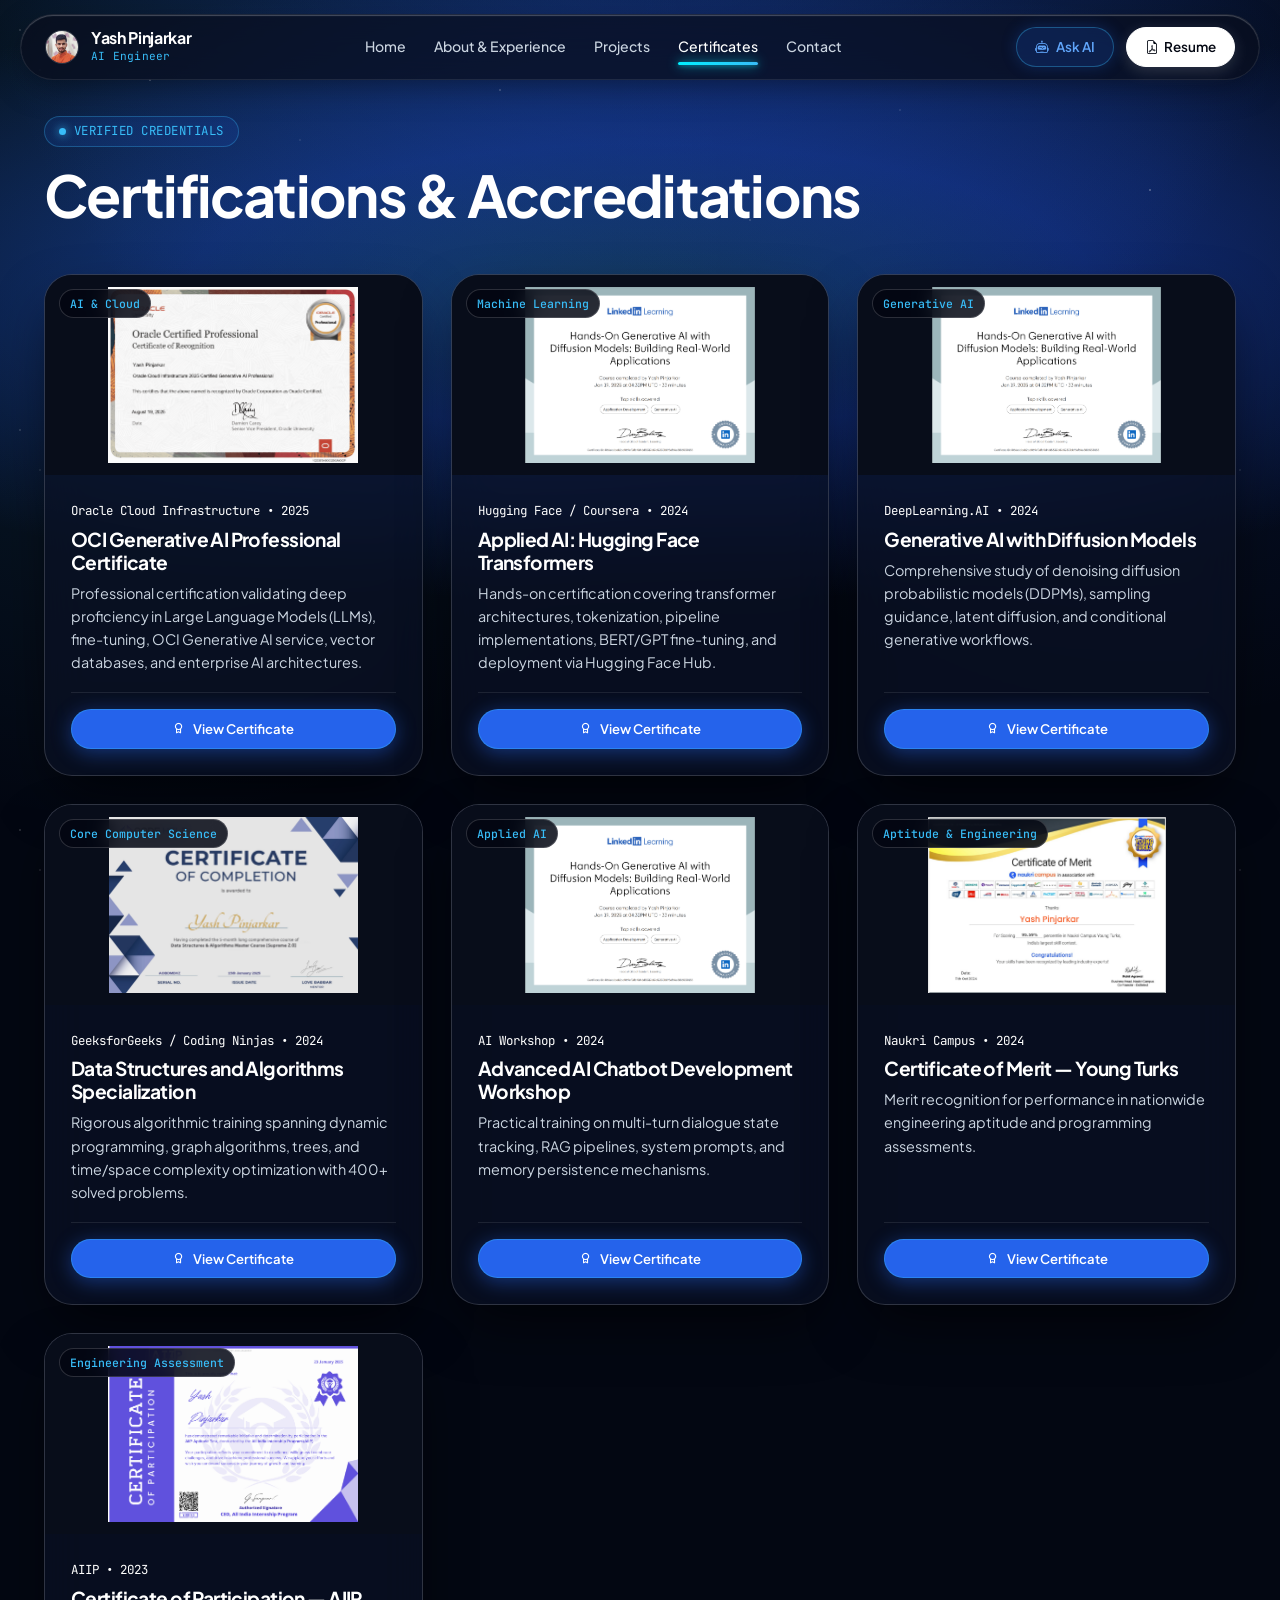
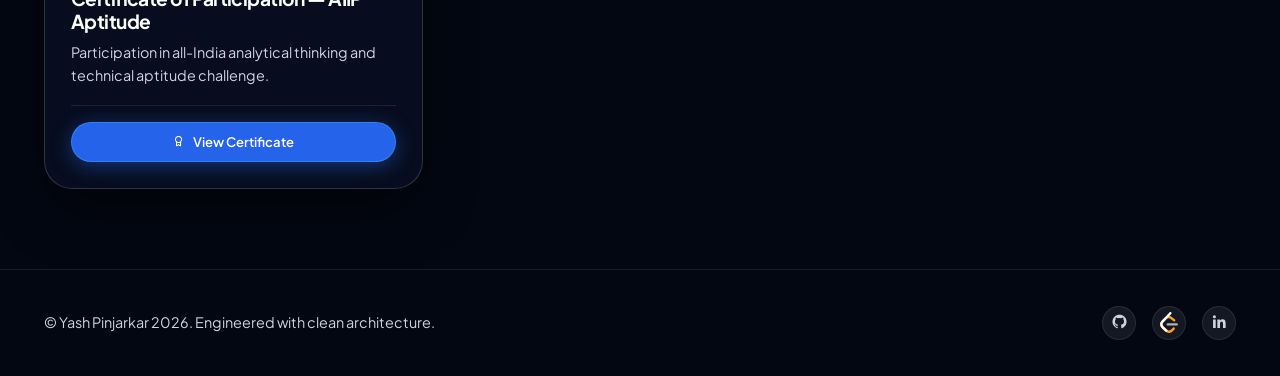
<file: certificates.html>
<!DOCTYPE html>
<html lang="en">

<head>
  <meta charset="utf-8">
  <meta content="width=device-width, initial-scale=1.0" name="viewport">
  <title>Certifications & Credentials — Yash Pinjarkar</title>
  <meta name="description"
    content="Verified professional certifications in Generative AI, Oracle Cloud, Diffusion Models, and Transformers of Yash Pinjarkar.">

  <!-- Favicons -->
  <link href="assets/img/favicon.png" rel="icon">
  <link href="assets/img/apple-touch-icon.png" rel="apple-touch-icon">

  <!-- Vendor CSS Files -->
  <link href="assets/vendor/bootstrap/css/bootstrap.min.css" rel="stylesheet">
  <link href="assets/vendor/bootstrap-icons/bootstrap-icons.css" rel="stylesheet">
  <link href="assets/vendor/boxicons/css/boxicons.min.css" rel="stylesheet">

  <!-- Core Styles -->
  <link href="assets/css/design-system.css" rel="stylesheet">
</head>

<body class="site-modern">
  <div class="bg-ambient"></div>

  <!-- ======= Modern Header Navigation ======= -->
  <nav class="site-nav">
    <div class="site-nav-container">
      <a href="index.html" class="site-logo">
        <img src="assets/img/profile-img.jpg" alt="Yash Pinjarkar" class="site-logo-avatar">
        <div class="site-logo-text">
          <span class="site-logo-name">Yash Pinjarkar</span>
          <span class="site-logo-role">AI Engineer</span>
        </div>
      </a>

      <ul class="site-nav-links">
        <li><a href="index.html" class="site-nav-link">Home</a></li>
        <li><a href="about.html" class="site-nav-link">About & Experience</a></li>
        <li><a href="projects.html" class="site-nav-link">Projects</a></li>
        <li><a href="certificates.html" class="site-nav-link active">Certificates</a></li>
        <li><a href="contact.html" class="site-nav-link">Contact</a></li>
      </ul>

      <div class="site-nav-actions">
        <button id="chatbot-btn" class="btn-ai-chat" aria-label="Open AI Assistant">
          <i class="bi bi-robot"></i> <span>Ask AI</span>
        </button>
        <a href="https://drive.google.com/file/d/1SD6IcSOlfKE0U2gfUWGIHUVaJc_A1jWi/view?usp=sharing" target="_blank"
          rel="noopener noreferrer" class="btn-resume-nav">
          <i class="bi bi-file-earmark-pdf"></i> Resume
        </a>
        <button class="site-nav-mobile-toggle" aria-label="Toggle Navigation Menu">
          <i class="bi bi-list"></i>
        </button>
      </div>
    </div>
  </nav>

  <!-- Mobile Drawer -->
  <div class="mobile-nav-drawer">
    <a href="index.html" class="mobile-nav-link">Home</a>
    <a href="about.html" class="mobile-nav-link">About & Experience</a>
    <a href="projects.html" class="mobile-nav-link">Projects</a>
    <a href="certificates.html" class="mobile-nav-link active">Certificates</a>
    <a href="contact.html" class="mobile-nav-link">Contact</a>
    <div style="margin-top: 16px;">
      <a href="https://drive.google.com/file/d/1SD6IcSOlfKE0U2gfUWGIHUVaJc_A1jWi/view?usp=sharing" target="_blank"
        rel="noopener noreferrer" class="btn-primary-action" style="width: 100%;">
        <i class="bi bi-download"></i> Resume
      </a>
    </div>
  </div>

  <!-- ======= Main Content Area ======= -->
  <main class="site-main">
    <div class="site-container">

      <header class="page-header">
        <div class="page-badge">
          <span class="pulse-dot"></span>
          <span>Verified Credentials</span>
        </div>
        <h1 class="page-title">Certifications & Accreditations</h1>
      </header>

      <section class="projects-grid" id="certificates-catalog-grid" aria-live="polite">
        <!-- Rendered via certificates-page.js -->
      </section>

    </div>
  </main>

  <!-- ======= Footer ======= -->
  <footer style="border-top: 1px solid var(--border-subtle); padding: 36px 0; background: var(--bg-deep);">
    <div class="site-container"
      style="display: flex; flex-wrap: wrap; justify-content: space-between; align-items: center; gap: 20px;">
      <div>
        <p style="margin: 0; color: var(--text-secondary); font-size: 0.9rem;">
          &copy; <span id="copyright-year">Yash Pinjarkar</span>. Engineered with clean architecture.
        </p>
      </div>
      <div style="display: flex; gap: 16px;">
        <a href="https://github.com/yashpinjarkar10/" target="_blank" rel="noopener noreferrer" class="action-icon-link"
          aria-label="GitHub"><i class="bx bxl-github"></i></a>
        <a href="https://leetcode.com/Yashpinjarkar/" target="_blank" rel="noopener noreferrer" class="action-icon-link"
          aria-label="LeetCode"><svg width="18" height="21" viewBox="0 0 95 111" fill="none"
            xmlns="http://www.w3.org/2000/svg" style="display: block;">
            <path
              d="M68.0063 83.0664C70.5 80.5764 74.5366 80.5829 77.0223 83.0809C79.508 85.579 79.5015 89.6226 77.0078 92.1127L65.9346 103.17C55.7187 113.371 39.06 113.519 28.6718 103.513C28.6117 103.456 23.9861 98.9201 8.72653 83.957C-1.42528 74.0029 -2.43665 58.0749 7.11648 47.8464L24.9282 28.7745C34.4095 18.6219 51.887 17.5122 62.7275 26.2789L78.9048 39.362C81.6444 41.5776 82.0723 45.5985 79.8606 48.3429C77.6488 51.0873 73.635 51.5159 70.8954 49.3003L54.7182 36.2173C49.0488 31.6325 39.1314 32.2622 34.2394 37.5006L16.4274 56.5727C11.7767 61.5522 12.2861 69.574 17.6456 74.8292C28.851 85.8169 37.4869 94.2846 37.4969 94.2942C42.8977 99.496 51.6304 99.4184 56.9331 94.1234L68.0063 83.0664Z"
              fill="#FFA116"></path>
            <path fill-rule="evenodd" clip-rule="evenodd"
              d="M41.1067 72.0014C37.5858 72.0014 34.7314 69.1421 34.7314 65.615C34.7314 62.0879 37.5858 59.2286 41.1067 59.2286H88.1245C91.6454 59.2286 94.4997 62.0879 94.4997 65.615C94.4997 69.1421 91.6454 72.0014 88.1245 72.0014H41.1067Z"
              fill="#B3B3B3"></path>
            <path fill-rule="evenodd" clip-rule="evenodd"
              d="M49.9118 2.02335C52.3173 -0.55232 56.3517 -0.686894 58.9228 1.72277C61.494 4.13244 61.6284 8.17385 59.2229 10.7495L16.4276 56.5729C11.7768 61.552 12.2861 69.5738 17.6453 74.8292L37.4088 94.2091C39.9249 96.6764 39.968 100.72 37.505 103.24C35.042 105.761 31.0056 105.804 28.4895 103.337L8.72593 83.9567C-1.42529 74.0021 -2.43665 58.0741 7.1169 47.8463L49.9118 2.02335Z"
              fill="#ffffff"></path>
          </svg></a>
        <a href="https://www.linkedin.com/in/yash-pinjarkar-b7a61b259" target="_blank" rel="noopener noreferrer"
          class="action-icon-link" aria-label="LinkedIn"><i class="bx bxl-linkedin"></i></a>
      </div>
    </div>
  </footer>

  <!-- Central AI Persona Dialog / Expanding Capsule -->
  <div id="chatbot-popup" class="ai-capsule-modal">
    <div class="ai-capsule-header">
      <div class="ai-capsule-header-title">
        <span class="pulse-dot"></span>
        <span class="ai-capsule-title-text">Yash's AI Persona</span>
        <span class="ai-capsule-status-pill">● Online</span>
      </div>
      <button id="close-chatbot" class="ai-capsule-close-btn" aria-label="Close AI Dialog">&times;</button>
    </div>

    <div id="chat-box" class="ai-capsule-messages">
      <div class="message bot">
        <strong>Yash:</strong> Ask me about my Oracle Cloud infrastructure or DeepLearning.AI credentials and
        competencies!
      </div>
    </div>

    <div class="ai-capsule-dock">
      <div class="ai-capsule-pills">
        <button type="button" class="prompt-tool-pill" data-prompt="What Oracle Cloud certifications do you hold?">
          <i class="bi bi-patch-check"></i> ⟡ Oracle Cloud
        </button>
        <button type="button" class="prompt-tool-pill"
          data-prompt="Tell me about your DeepLearning.AI Generative AI certifications">
          <i class="bi bi-award"></i> ◈ DeepLearning.AI
        </button>
      </div>

      <form id="ai-capsule-form" class="ai-capsule-input-row" onsubmit="return false;">
        <input id="user-input" type="text" class="ai-capsule-input" placeholder="Ask about certifications..."
          autocomplete="off" />
        <div class="ai-capsule-input-actions">
          <button type="button" id="ai-capsule-mic" class="ai-capsule-mic-btn" title="Voice Input"
            aria-label="Voice Input">
            <i class="bi bi-mic-fill"></i>
          </button>
          <button type="submit" id="send-button" class="ai-capsule-send-btn" title="Send Query" aria-label="Send Query">
            <i class="bi bi-send-fill"></i>
          </button>
        </div>
      </form>
    </div>
  </div>
  <div id="chatbot-overlay"></div>

  <!-- Scripts -->
  <script type="module">
    import { initSiteLayout } from './assets/js/modules/site-layout.js';
    import { initCertificatesPage } from './assets/js/modules/certificates-page.js';
    import { initChatbot, sendMessage } from './assets/js/modules/chatbot.js';

    window.sendMessage = sendMessage;

    initSiteLayout();
    initCertificatesPage();
    initChatbot();
  </script>
</body>

</html>
</file>
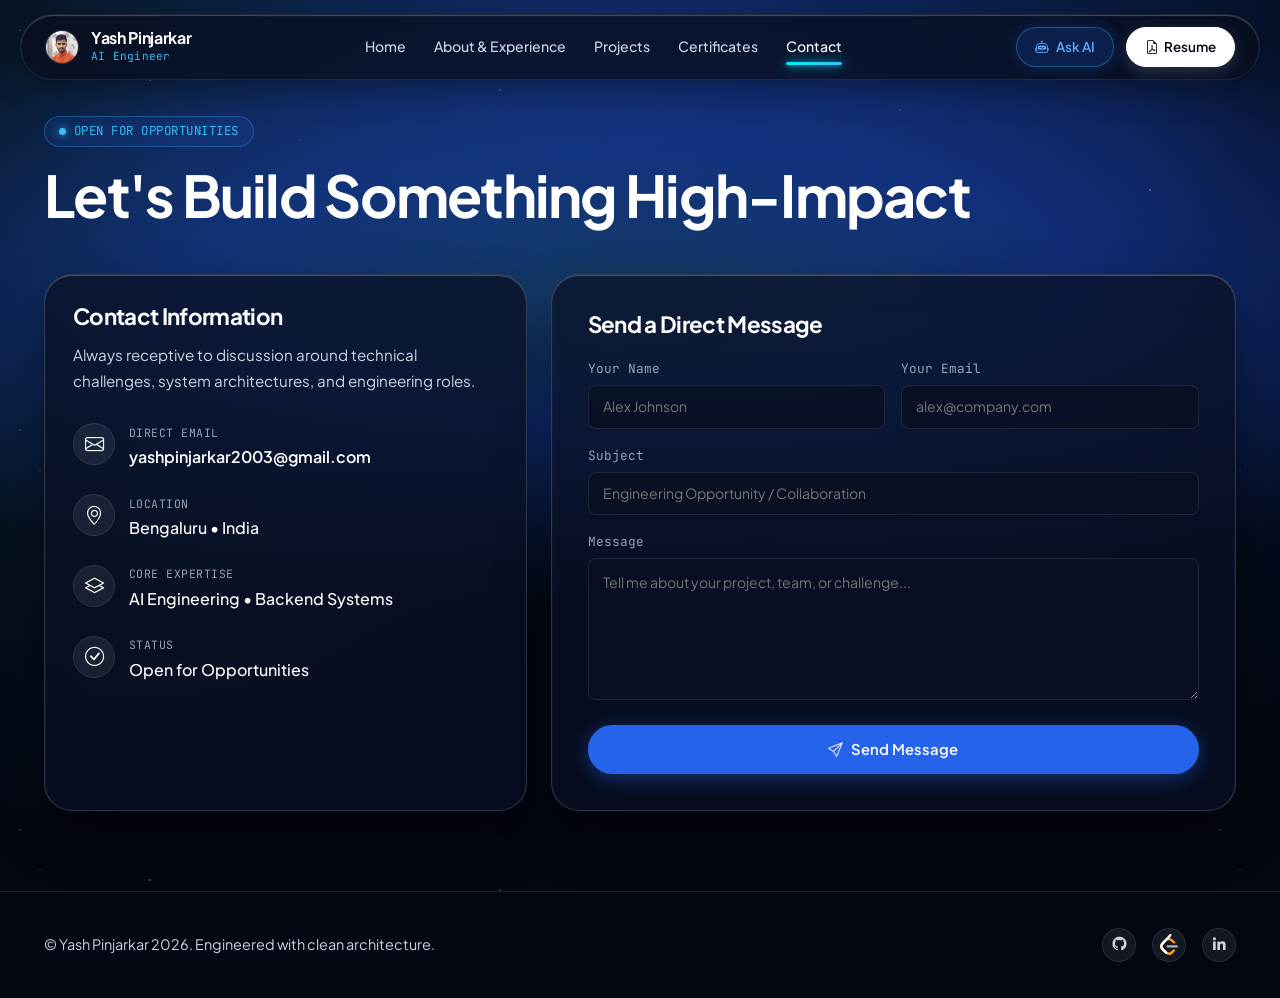
<file: contact.html>
<!DOCTYPE html>
<html lang="en">

<head>
  <meta charset="utf-8">
  <meta content="width=device-width, initial-scale=1.0" name="viewport">
  <title>Get In Touch — Yash Pinjarkar</title>
  <meta name="description"
    content="Reach out to Yash Pinjarkar for collaboration on autonomous AI systems, backend microservices, or engineering inquiries.">

  <!-- Favicons -->
  <link href="assets/img/favicon.png" rel="icon">
  <link href="assets/img/apple-touch-icon.png" rel="apple-touch-icon">

  <!-- Vendor CSS Files -->
  <link href="assets/vendor/bootstrap/css/bootstrap.min.css" rel="stylesheet">
  <link href="assets/vendor/bootstrap-icons/bootstrap-icons.css" rel="stylesheet">
  <link href="assets/vendor/boxicons/css/boxicons.min.css" rel="stylesheet">

  <!-- Core Styles -->
  <link href="assets/css/design-system.css" rel="stylesheet">
</head>

<body class="site-modern">
  <div class="bg-ambient"></div>

  <!-- ======= Modern Header Navigation ======= -->
  <nav class="site-nav">
    <div class="site-nav-container">
      <a href="index.html" class="site-logo">
        <img src="assets/img/profile-img.jpg" alt="Yash Pinjarkar" class="site-logo-avatar">
        <div class="site-logo-text">
          <span class="site-logo-name">Yash Pinjarkar</span>
          <span class="site-logo-role">AI Engineer</span>
        </div>
      </a>

      <ul class="site-nav-links">
        <li><a href="index.html" class="site-nav-link">Home</a></li>
        <li><a href="about.html" class="site-nav-link">About & Experience</a></li>
        <li><a href="projects.html" class="site-nav-link">Projects</a></li>
        <li><a href="certificates.html" class="site-nav-link">Certificates</a></li>
        <li><a href="contact.html" class="site-nav-link active">Contact</a></li>
      </ul>

      <div class="site-nav-actions">
        <button id="chatbot-btn" class="btn-ai-chat" aria-label="Open AI Assistant">
          <i class="bi bi-robot"></i> <span>Ask AI</span>
        </button>
        <a href="https://drive.google.com/file/d/1SD6IcSOlfKE0U2gfUWGIHUVaJc_A1jWi/view?usp=sharing" target="_blank"
          rel="noopener noreferrer" class="btn-resume-nav">
          <i class="bi bi-file-earmark-pdf"></i> Resume
        </a>
        <button class="site-nav-mobile-toggle" aria-label="Toggle Navigation Menu">
          <i class="bi bi-list"></i>
        </button>
      </div>
    </div>
  </nav>

  <!-- Mobile Drawer -->
  <div class="mobile-nav-drawer">
    <a href="index.html" class="mobile-nav-link">Home</a>
    <a href="about.html" class="mobile-nav-link">About & Experience</a>
    <a href="projects.html" class="mobile-nav-link">Projects</a>
    <a href="certificates.html" class="mobile-nav-link">Certificates</a>
    <a href="contact.html" class="mobile-nav-link active">Contact</a>
    <div style="margin-top: 16px;">
      <a href="https://drive.google.com/file/d/1SD6IcSOlfKE0U2gfUWGIHUVaJc_A1jWi/view?usp=sharing" target="_blank"
        rel="noopener noreferrer" class="btn-primary-action" style="width: 100%;">
        <i class="bi bi-download"></i> Resume
      </a>
    </div>
  </div>

  <!-- ======= Main Content Area ======= -->
  <main class="site-main">
    <div class="site-container">

      <header class="page-header">
        <div class="page-badge">
          <span class="pulse-dot"></span>
          <span>Open For Opportunities</span>
        </div>
        <h1 class="page-title">Let's Build Something High-Impact</h1>
      </header>

      <div class="row g-4">
        <!-- Contact Info Column -->
        <div class="col-lg-5">
          <div class="sidebar-card h-100"
            style="display: flex; flex-direction: column; justify-content: space-between;">
            <div>
              <h2 style="font-size: 1.4rem; color: var(--text-primary); margin-bottom: 12px;">Contact Information</h2>
              <p style="color: var(--text-secondary); font-size: 0.95rem; line-height: 1.7; margin-bottom: 24px;">
                Always receptive to discussion around technical challenges, system architectures, and engineering roles.
              </p>

              <div style="display: flex; flex-direction: column; gap: 18px;">
                <div style="display: flex; align-items: center; gap: 14px;">
                  <div class="action-icon-link"
                    style="width: 42px; height: 42px; font-size: 1.2rem; color: var(--accent-cyan) !important;">
                    <i class="bi bi-envelope"></i>
                  </div>
                  <div>
                    <span class="spec-label">Direct Email</span>
                    <a href="mailto:yashpinjarkar2003@gmail.com"
                      style="display: block; font-weight: 600; color: var(--text-primary);">
                      yashpinjarkar2003@gmail.com
                    </a>
                  </div>
                </div>

                <div style="display: flex; align-items: center; gap: 14px;">
                  <div class="action-icon-link"
                    style="width: 42px; height: 42px; font-size: 1.2rem; color: var(--accent-blue) !important;">
                    <i class="bi bi-geo-alt"></i>
                  </div>
                  <div>
                    <span class="spec-label">Location</span>
                    <span style="display: block; font-weight: 500; color: var(--text-primary);">
                      Bengaluru &bull; India
                    </span>
                  </div>
                </div>

                <div style="display: flex; align-items: center; gap: 14px;">
                  <div class="action-icon-link"
                    style="width: 42px; height: 42px; font-size: 1.2rem; color: var(--accent-emerald) !important;">
                    <i class="bi bi-layers"></i>
                  </div>
                  <div>
                    <span class="spec-label">CORE EXPERTISE</span>
                    <span style="display: block; font-weight: 500; color: var(--accent-emerald);">
                      AI Engineering &bull; Backend Systems
                    </span>
                  </div>
                </div>

                <div style="display: flex; align-items: center; gap: 14px;">
                  <div class="action-icon-link"
                    style="width: 42px; height: 42px; font-size: 1.2rem; color: var(--accent-emerald) !important;">
                    <i class="bi bi-check-circle"></i>
                  </div>
                  <div>
                    <span class="spec-label">Status</span>
                    <span style="display: block; font-weight: 500; color: var(--accent-emerald);">
                      Open for Opportunities
                    </span>
                  </div>
                </div>
              </div>
            </div>

            <!-- <div style="margin-top: 36px; padding-top: 24px; border-top: 1px solid var(--border-subtle);">
              <span class="spec-label" style="display: block; margin-bottom: 12px;">Professional Channels</span>
              <div style="display: flex; gap: 12px;">
                <a href="https://github.com/yashpinjarkar10/" target="_blank" rel="noopener noreferrer"
                  class="action-icon-link" style="width: 40px; height: 40px;" aria-label="GitHub"><i
                    class="bx bxl-github"></i></a>
                <a href="https://www.linkedin.com/in/yash-pinjarkar-b7a61b259" target="_blank" rel="noopener noreferrer"
                  class="action-icon-link" style="width: 40px; height: 40px;" aria-label="LinkedIn"><i
                    class="bx bxl-linkedin"></i></a>
                <a href="https://leetcode.com/Yashpinjarkar/" target="_blank" rel="noopener noreferrer"
                  class="action-icon-link" style="width: 40px; height: 40px;" aria-label="LeetCode"><svg width="17"
                    height="20" viewBox="0 0 95 111" fill="none" xmlns="http://www.w3.org/2000/svg"
                    style="display: block;">
                    <path
                      d="M68.0063 83.0664C70.5 80.5764 74.5366 80.5829 77.0223 83.0809C79.508 85.579 79.5015 89.6226 77.0078 92.1127L65.9346 103.17C55.7187 113.371 39.06 113.519 28.6718 103.513C28.6117 103.456 23.9861 98.9201 8.72653 83.957C-1.42528 74.0029 -2.43665 58.0749 7.11648 47.8464L24.9282 28.7745C34.4095 18.6219 51.887 17.5122 62.7275 26.2789L78.9048 39.362C81.6444 41.5776 82.0723 45.5985 79.8606 48.3429C77.6488 51.0873 73.635 51.5159 70.8954 49.3003L54.7182 36.2173C49.0488 31.6325 39.1314 32.2622 34.2394 37.5006L16.4274 56.5727C11.7767 61.5522 12.2861 69.574 17.6456 74.8292C28.851 85.8169 37.4869 94.2846 37.4969 94.2942C42.8977 99.496 51.6304 99.4184 56.9331 94.1234L68.0063 83.0664Z"
                      fill="#FFA116"></path>
                    <path fill-rule="evenodd" clip-rule="evenodd"
                      d="M41.1067 72.0014C37.5858 72.0014 34.7314 69.1421 34.7314 65.615C34.7314 62.0879 37.5858 59.2286 41.1067 59.2286H88.1245C91.6454 59.2286 94.4997 62.0879 94.4997 65.615C94.4997 69.1421 91.6454 72.0014 88.1245 72.0014H41.1067Z"
                      fill="#B3B3B3"></path>
                    <path fill-rule="evenodd" clip-rule="evenodd"
                      d="M49.9118 2.02335C52.3173 -0.55232 56.3517 -0.686894 58.9228 1.72277C61.494 4.13244 61.6284 8.17385 59.2229 10.7495L16.4276 56.5729C11.7768 61.552 12.2861 69.5738 17.6453 74.8292L37.4088 94.2091C39.9249 96.6764 39.968 100.72 37.505 103.24C35.042 105.761 31.0056 105.804 28.4895 103.337L8.72593 83.9567C-1.42529 74.0021 -2.43665 58.0741 7.1169 47.8463L49.9118 2.02335Z"
                      fill="#ffffff"></path>
                  </svg></a>
              </div>
            </div> -->
          </div>
        </div>

        <!-- Contact Form Column -->
        <div class="col-lg-7">
          <div class="detail-section">
            <h2 style="font-size: 1.4rem; color: var(--text-primary); margin-bottom: 20px;">Send a Direct Message</h2>
            <form action="https://formsubmit.co/yashpinjarkar2003@gmail.com" method="POST" role="form">
              <input type="hidden" name="_captcha" value="false">
              <input type="hidden" name="_subject" value="New message from Portfolio Site!">

              <div class="row g-3">
                <div class="col-md-6">
                  <label for="name"
                    style="font-family: var(--font-mono); font-size: 0.8rem; color: var(--text-muted); margin-bottom: 6px; display: block;">Your
                    Name</label>
                  <input type="text" name="name" class="search-input" id="name"
                    style="border-radius: var(--radius-sm); padding-left: 14px;" placeholder="Alex Johnson" required>
                </div>
                <div class="col-md-6">
                  <label for="email"
                    style="font-family: var(--font-mono); font-size: 0.8rem; color: var(--text-muted); margin-bottom: 6px; display: block;">Your
                    Email</label>
                  <input type="email" class="search-input" name="email" id="email"
                    style="border-radius: var(--radius-sm); padding-left: 14px;" placeholder="alex@company.com"
                    required>
                </div>
                <div class="col-12">
                  <label for="subject"
                    style="font-family: var(--font-mono); font-size: 0.8rem; color: var(--text-muted); margin-bottom: 6px; display: block;">Subject</label>
                  <input type="text" class="search-input" name="subject" id="subject"
                    style="border-radius: var(--radius-sm); padding-left: 14px;"
                    placeholder="Engineering Opportunity / Collaboration" required>
                </div>
                <div class="col-12">
                  <label for="message"
                    style="font-family: var(--font-mono); font-size: 0.8rem; color: var(--text-muted); margin-bottom: 6px; display: block;">Message</label>
                  <textarea class="search-input" name="message" id="message" rows="5"
                    style="border-radius: var(--radius-sm); padding: 12px 14px; resize: vertical;"
                    placeholder="Tell me about your project, team, or challenge..." required></textarea>
                </div>
                <div class="col-12" style="margin-top: 18px;">
                  <button type="submit" class="btn-primary-action" style="width: 100%; border: none; cursor: pointer;">
                    <i class="bi bi-send"></i> Send Message
                  </button>
                </div>
              </div>
            </form>
          </div>
        </div>
      </div>

    </div>
  </main>

  <!-- ======= Footer ======= -->
  <footer style="border-top: 1px solid var(--border-subtle); padding: 36px 0; background: var(--bg-deep);">
    <div class="site-container"
      style="display: flex; flex-wrap: wrap; justify-content: space-between; align-items: center; gap: 20px;">
      <div>
        <p style="margin: 0; color: var(--text-secondary); font-size: 0.9rem;">
          &copy; <span id="copyright-year">Yash Pinjarkar</span>. Engineered with clean architecture.
        </p>
      </div>
      <div style="display: flex; gap: 16px;">
        <a href="https://github.com/yashpinjarkar10/" target="_blank" rel="noopener noreferrer" class="action-icon-link"
          aria-label="GitHub"><i class="bx bxl-github"></i></a>
        <a href="https://leetcode.com/Yashpinjarkar/" target="_blank" rel="noopener noreferrer" class="action-icon-link"
          aria-label="LeetCode"><svg width="18" height="21" viewBox="0 0 95 111" fill="none"
            xmlns="http://www.w3.org/2000/svg" style="display: block;">
            <path
              d="M68.0063 83.0664C70.5 80.5764 74.5366 80.5829 77.0223 83.0809C79.508 85.579 79.5015 89.6226 77.0078 92.1127L65.9346 103.17C55.7187 113.371 39.06 113.519 28.6718 103.513C28.6117 103.456 23.9861 98.9201 8.72653 83.957C-1.42528 74.0029 -2.43665 58.0749 7.11648 47.8464L24.9282 28.7745C34.4095 18.6219 51.887 17.5122 62.7275 26.2789L78.9048 39.362C81.6444 41.5776 82.0723 45.5985 79.8606 48.3429C77.6488 51.0873 73.635 51.5159 70.8954 49.3003L54.7182 36.2173C49.0488 31.6325 39.1314 32.2622 34.2394 37.5006L16.4274 56.5727C11.7767 61.5522 12.2861 69.574 17.6456 74.8292C28.851 85.8169 37.4869 94.2846 37.4969 94.2942C42.8977 99.496 51.6304 99.4184 56.9331 94.1234L68.0063 83.0664Z"
              fill="#FFA116"></path>
            <path fill-rule="evenodd" clip-rule="evenodd"
              d="M41.1067 72.0014C37.5858 72.0014 34.7314 69.1421 34.7314 65.615C34.7314 62.0879 37.5858 59.2286 41.1067 59.2286H88.1245C91.6454 59.2286 94.4997 62.0879 94.4997 65.615C94.4997 69.1421 91.6454 72.0014 88.1245 72.0014H41.1067Z"
              fill="#B3B3B3"></path>
            <path fill-rule="evenodd" clip-rule="evenodd"
              d="M49.9118 2.02335C52.3173 -0.55232 56.3517 -0.686894 58.9228 1.72277C61.494 4.13244 61.6284 8.17385 59.2229 10.7495L16.4276 56.5729C11.7768 61.552 12.2861 69.5738 17.6453 74.8292L37.4088 94.2091C39.9249 96.6764 39.968 100.72 37.505 103.24C35.042 105.761 31.0056 105.804 28.4895 103.337L8.72593 83.9567C-1.42529 74.0021 -2.43665 58.0741 7.1169 47.8463L49.9118 2.02335Z"
              fill="#ffffff"></path>
          </svg></a>
        <a href="https://www.linkedin.com/in/yash-pinjarkar-b7a61b259" target="_blank" rel="noopener noreferrer"
          class="action-icon-link" aria-label="LinkedIn"><i class="bx bxl-linkedin"></i></a>
      </div>
    </div>
  </footer>

  <!-- Central AI Persona Dialog / Expanding Capsule -->
  <div id="chatbot-popup" class="ai-capsule-modal">
    <div class="ai-capsule-header">
      <div class="ai-capsule-header-title">
        <span class="pulse-dot"></span>
        <span class="ai-capsule-title-text">Yash's AI Persona</span>
        <span class="ai-capsule-status-pill">● Online</span>
      </div>
      <button id="close-chatbot" class="ai-capsule-close-btn" aria-label="Close AI Dialog">&times;</button>
    </div>

    <div id="chat-box" class="ai-capsule-messages">
      <div class="message bot">
        <strong>Yash:</strong> Want to chat right now? Leave a message or ask me directly about collaborating or hiring!
      </div>
    </div>

    <div class="ai-capsule-dock">
      <div class="ai-capsule-pills">
        <button type="button" class="prompt-tool-pill"
          data-prompt="Are you available for full-time AI/Backend Engineer roles?">
          <i class="bi bi-briefcase"></i> ⟡ Availability
        </button>
        <button type="button" class="prompt-tool-pill" data-prompt="What is the best way to contact you directly?">
          <i class="bi bi-envelope"></i> ◈ Contact Options
        </button>
      </div>

      <form id="ai-capsule-form" class="ai-capsule-input-row" onsubmit="return false;">
        <input id="user-input" type="text" class="ai-capsule-input" placeholder="Ask anything or leave a note..."
          autocomplete="off" />
        <div class="ai-capsule-input-actions">
          <button type="button" id="ai-capsule-mic" class="ai-capsule-mic-btn" title="Voice Input"
            aria-label="Voice Input">
            <i class="bi bi-mic-fill"></i>
          </button>
          <button type="submit" id="send-button" class="ai-capsule-send-btn" title="Send Query" aria-label="Send Query">
            <i class="bi bi-send-fill"></i>
          </button>
        </div>
      </form>
    </div>
  </div>
  <div id="chatbot-overlay"></div>

  <!-- Scripts -->
  <script type="module">
    import { initSiteLayout } from './assets/js/modules/site-layout.js';
    import { initChatbot, sendMessage } from './assets/js/modules/chatbot.js';

    window.sendMessage = sendMessage;

    initSiteLayout();
    initChatbot();
  </script>
</body>

</html>
</file>
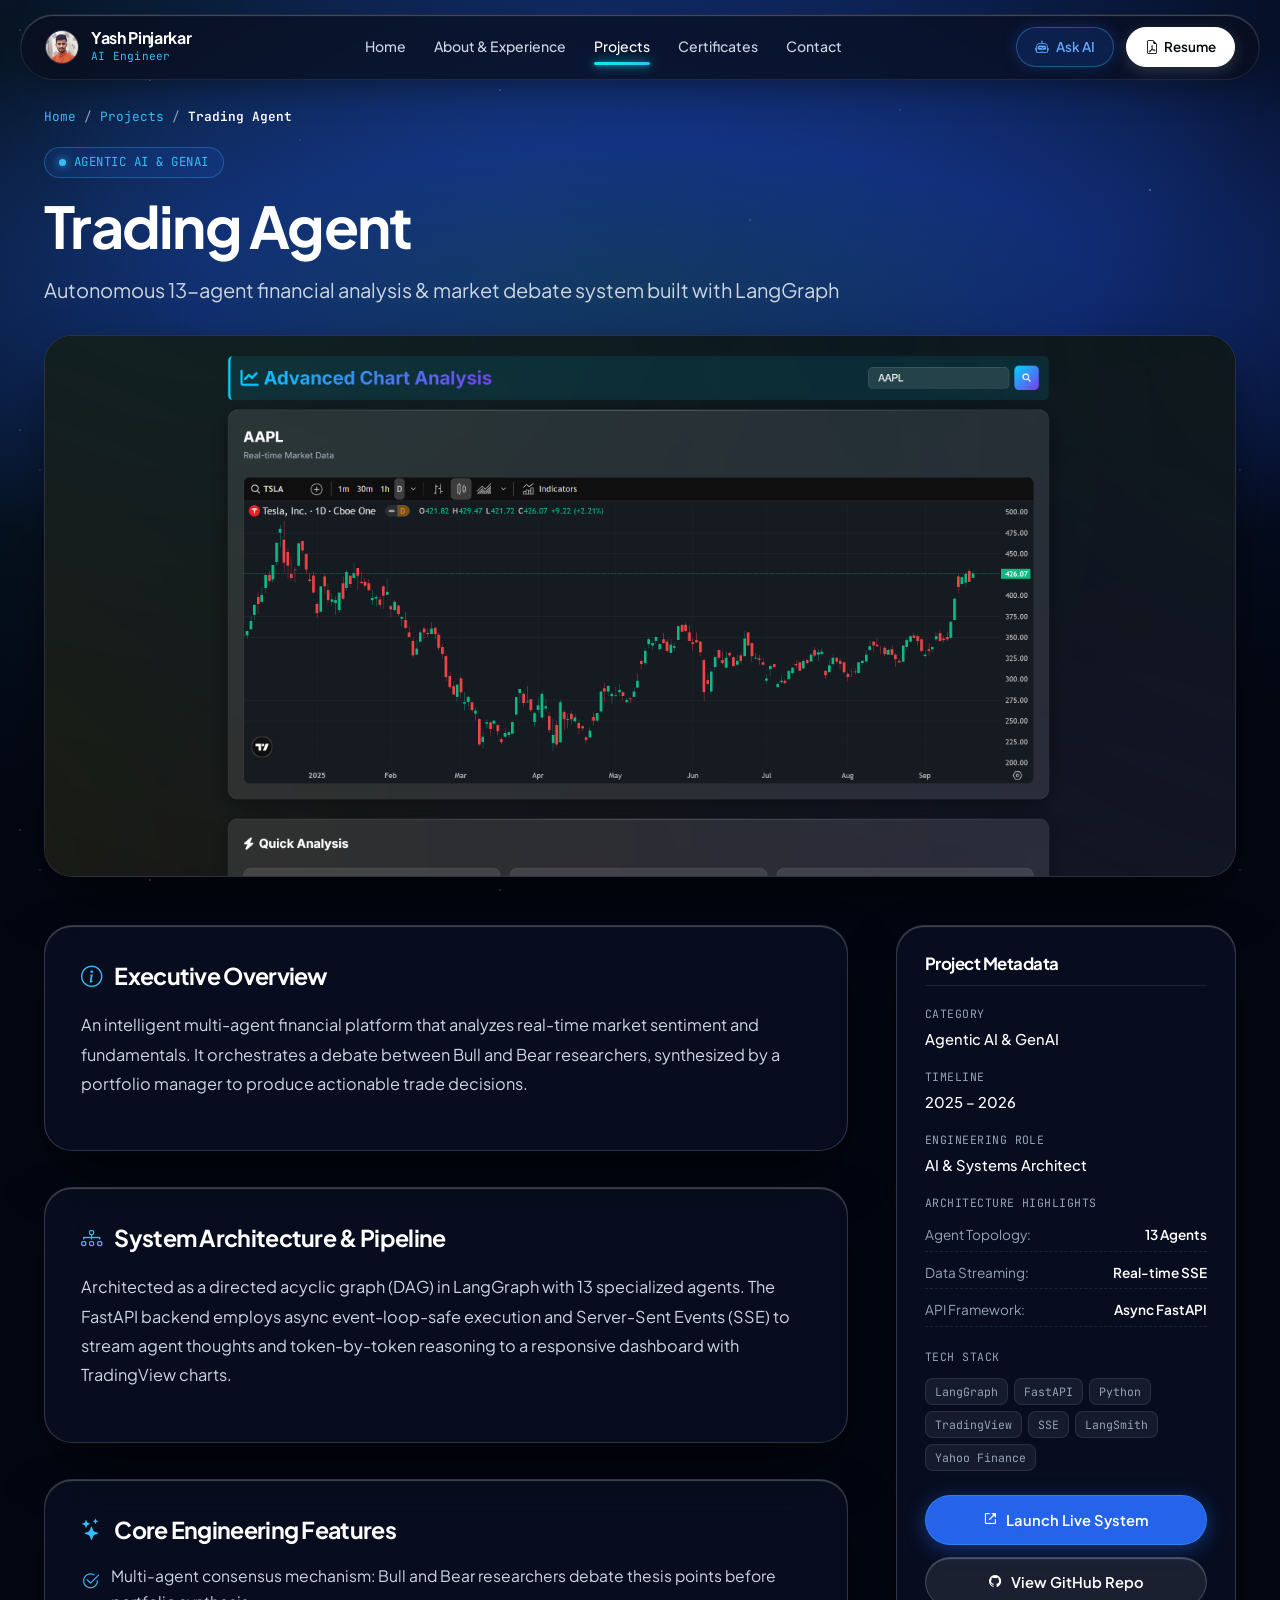
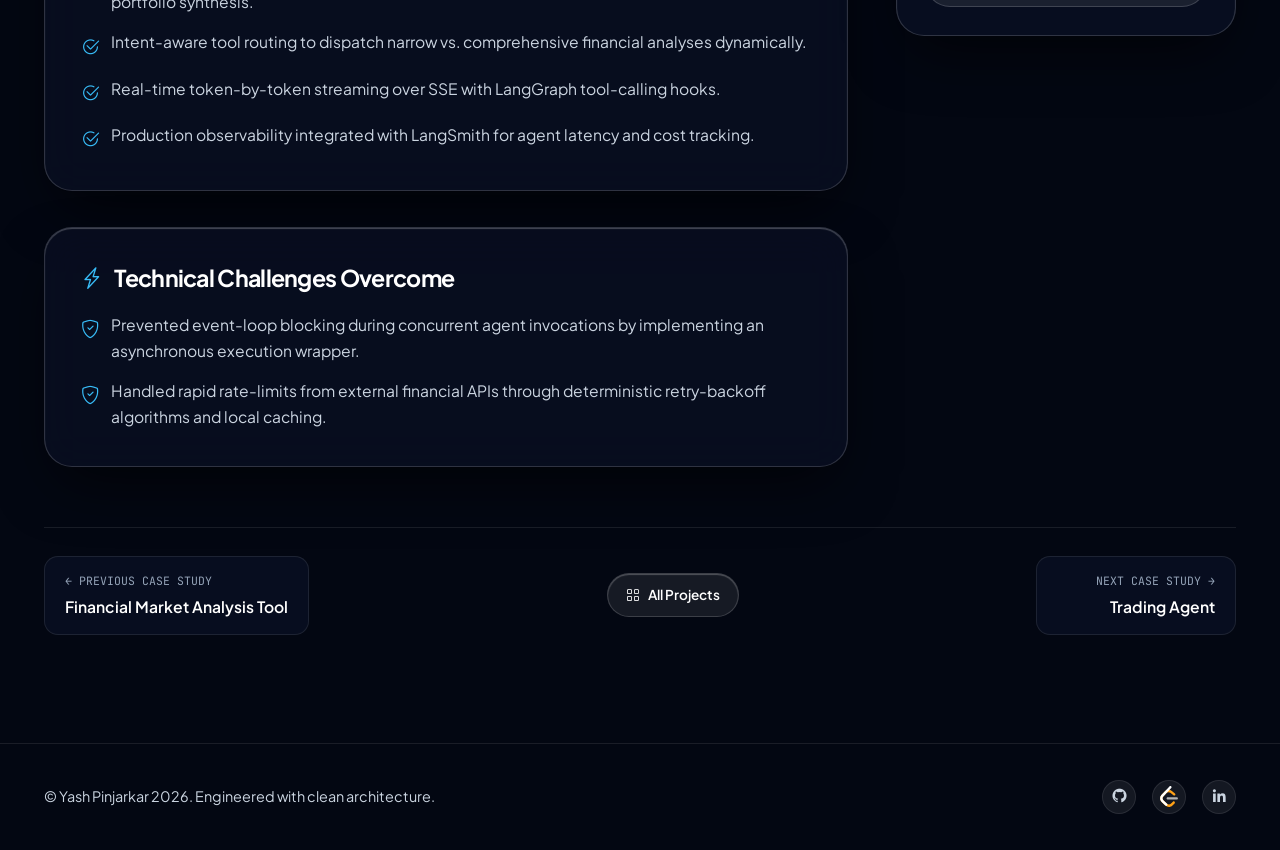
<file: project.html>
<!DOCTYPE html>
<html lang="en">

<head>
  <meta charset="utf-8">
  <meta content="width=device-width, initial-scale=1.0" name="viewport">
  <title>Project Details — Yash Pinjarkar</title>
  <meta name="description"
    content="In-depth engineering breakdown, system architecture, and code walkthrough for systems developed by Yash Pinjarkar.">

  <!-- Favicons -->
  <link href="assets/img/favicon.png" rel="icon">
  <link href="assets/img/apple-touch-icon.png" rel="apple-touch-icon">

  <!-- Vendor CSS Files -->
  <link href="assets/vendor/bootstrap/css/bootstrap.min.css" rel="stylesheet">
  <link href="assets/vendor/bootstrap-icons/bootstrap-icons.css" rel="stylesheet">
  <link href="assets/vendor/boxicons/css/boxicons.min.css" rel="stylesheet">

  <!-- Core Styles -->
  <link href="assets/css/design-system.css" rel="stylesheet">
</head>

<body class="site-modern">
  <div class="bg-ambient"></div>

  <!-- ======= Modern Header Navigation ======= -->
  <nav class="site-nav">
    <div class="site-nav-container">
      <a href="index.html" class="site-logo">
        <img src="assets/img/profile-img.jpg" alt="Yash Pinjarkar" class="site-logo-avatar">
        <div class="site-logo-text">
          <span class="site-logo-name">Yash Pinjarkar</span>
          <span class="site-logo-role">AI Engineer</span>
        </div>
      </a>

      <ul class="site-nav-links">
        <li><a href="index.html" class="site-nav-link">Home</a></li>
        <li><a href="about.html" class="site-nav-link">About & Experience</a></li>
        <li><a href="projects.html" class="site-nav-link active">Projects</a></li>
        <li><a href="certificates.html" class="site-nav-link">Certificates</a></li>
        <li><a href="contact.html" class="site-nav-link">Contact</a></li>
      </ul>

      <div class="site-nav-actions">
        <button id="chatbot-btn" class="btn-ai-chat" aria-label="Open AI Assistant">
          <i class="bi bi-robot"></i> <span>Ask AI</span>
        </button>
        <a href="https://drive.google.com/file/d/1SD6IcSOlfKE0U2gfUWGIHUVaJc_A1jWi/view?usp=sharing" target="_blank"
          rel="noopener noreferrer" class="btn-resume-nav">
          <i class="bi bi-file-earmark-pdf"></i> Resume
        </a>
        <button class="site-nav-mobile-toggle" aria-label="Toggle Navigation Menu">
          <i class="bi bi-list"></i>
        </button>
      </div>
    </div>
  </nav>

  <!-- Mobile Drawer -->
  <div class="mobile-nav-drawer">
    <a href="index.html" class="mobile-nav-link">Home</a>
    <a href="about.html" class="mobile-nav-link">About & Experience</a>
    <a href="projects.html" class="mobile-nav-link active">Projects</a>
    <a href="certificates.html" class="mobile-nav-link">Certificates</a>
    <a href="contact.html" class="mobile-nav-link">Contact</a>
    <div style="margin-top: 16px;">
      <a href="https://drive.google.com/file/d/1SD6IcSOlfKE0U2gfUWGIHUVaJc_A1jWi/view?usp=sharing" target="_blank"
        rel="noopener noreferrer" class="btn-primary-action" style="width: 100%;">
        <i class="bi bi-download"></i> Resume
      </a>
    </div>
  </div>

  <!-- ======= Main Content Area ======= -->
  <main class="site-main">
    <div class="site-container" id="project-detail-container">
      <!-- Dynamically filled by initProjectDetail() -->
      <div style="text-align: center; padding: 100px 0;">
        <div class="spinner-border text-info" role="status">
          <span class="visually-hidden">Loading case study...</span>
        </div>
      </div>
    </div>
  </main>

  <!-- ======= Footer ======= -->
  <footer style="border-top: 1px solid var(--border-subtle); padding: 36px 0; background: var(--bg-deep);">
    <div class="site-container"
      style="display: flex; flex-wrap: wrap; justify-content: space-between; align-items: center; gap: 20px;">
      <div>
        <p style="margin: 0; color: var(--text-secondary); font-size: 0.9rem;">
          &copy; <span id="copyright-year">Yash Pinjarkar</span>. Engineered with clean architecture.
        </p>
      </div>
      <div style="display: flex; gap: 16px;">
        <a href="https://github.com/yashpinjarkar10/" target="_blank" rel="noopener noreferrer" class="action-icon-link"
          aria-label="GitHub"><i class="bx bxl-github"></i></a>
        <a href="https://leetcode.com/Yashpinjarkar/" target="_blank" rel="noopener noreferrer" class="action-icon-link"
          aria-label="LeetCode"><svg width="18" height="21" viewBox="0 0 95 111" fill="none"
            xmlns="http://www.w3.org/2000/svg" style="display: block;">
            <path
              d="M68.0063 83.0664C70.5 80.5764 74.5366 80.5829 77.0223 83.0809C79.508 85.579 79.5015 89.6226 77.0078 92.1127L65.9346 103.17C55.7187 113.371 39.06 113.519 28.6718 103.513C28.6117 103.456 23.9861 98.9201 8.72653 83.957C-1.42528 74.0029 -2.43665 58.0749 7.11648 47.8464L24.9282 28.7745C34.4095 18.6219 51.887 17.5122 62.7275 26.2789L78.9048 39.362C81.6444 41.5776 82.0723 45.5985 79.8606 48.3429C77.6488 51.0873 73.635 51.5159 70.8954 49.3003L54.7182 36.2173C49.0488 31.6325 39.1314 32.2622 34.2394 37.5006L16.4274 56.5727C11.7767 61.5522 12.2861 69.574 17.6456 74.8292C28.851 85.8169 37.4869 94.2846 37.4969 94.2942C42.8977 99.496 51.6304 99.4184 56.9331 94.1234L68.0063 83.0664Z"
              fill="#FFA116"></path>
            <path fill-rule="evenodd" clip-rule="evenodd"
              d="M41.1067 72.0014C37.5858 72.0014 34.7314 69.1421 34.7314 65.615C34.7314 62.0879 37.5858 59.2286 41.1067 59.2286H88.1245C91.6454 59.2286 94.4997 62.0879 94.4997 65.615C94.4997 69.1421 91.6454 72.0014 88.1245 72.0014H41.1067Z"
              fill="#B3B3B3"></path>
            <path fill-rule="evenodd" clip-rule="evenodd"
              d="M49.9118 2.02335C52.3173 -0.55232 56.3517 -0.686894 58.9228 1.72277C61.494 4.13244 61.6284 8.17385 59.2229 10.7495L16.4276 56.5729C11.7768 61.552 12.2861 69.5738 17.6453 74.8292L37.4088 94.2091C39.9249 96.6764 39.968 100.72 37.505 103.24C35.042 105.761 31.0056 105.804 28.4895 103.337L8.72593 83.9567C-1.42529 74.0021 -2.43665 58.0741 7.1169 47.8463L49.9118 2.02335Z"
              fill="#ffffff"></path>
          </svg></a>
        <a href="https://www.linkedin.com/in/yash-pinjarkar-b7a61b259" target="_blank" rel="noopener noreferrer"
          class="action-icon-link" aria-label="LinkedIn"><i class="bx bxl-linkedin"></i></a>
      </div>
    </div>
  </footer>

  <!-- Central AI Persona Dialog / Expanding Capsule -->
  <div id="chatbot-popup" class="ai-capsule-modal">
    <div class="ai-capsule-header">
      <div class="ai-capsule-header-title">
        <span class="pulse-dot"></span>
        <span class="ai-capsule-title-text">Yash's AI Persona</span>
        <span class="ai-capsule-status-pill">● Online</span>
      </div>
      <button id="close-chatbot" class="ai-capsule-close-btn" aria-label="Close AI Dialog">&times;</button>
    </div>

    <div id="chat-box" class="ai-capsule-messages">
      <div class="message bot">
        <strong>Yash:</strong> Want to know more about this project's architecture, engineering challenges, or stack
        decisions? Ask me!
      </div>
    </div>

    <div class="ai-capsule-dock">
      <div class="ai-capsule-pills">
        <button type="button" class="prompt-tool-pill"
          data-prompt="What were the main engineering trade-offs in this architecture?">
          <i class="bi bi-gear-wide-connected"></i> ⟡ Architecture Trade-offs
        </button>
        <button type="button" class="prompt-tool-pill"
          data-prompt="Explain the backend latency and throughput benchmarks">
          <i class="bi bi-speedometer2"></i> ⚡ Performance
        </button>
      </div>

      <form id="ai-capsule-form" class="ai-capsule-input-row" onsubmit="return false;">
        <input id="user-input" type="text" class="ai-capsule-input" placeholder="Ask about this project..."
          autocomplete="off" />
        <div class="ai-capsule-input-actions">
          <button type="button" id="ai-capsule-mic" class="ai-capsule-mic-btn" title="Voice Input"
            aria-label="Voice Input">
            <i class="bi bi-mic-fill"></i>
          </button>
          <button type="submit" id="send-button" class="ai-capsule-send-btn" title="Send Query" aria-label="Send Query">
            <i class="bi bi-send-fill"></i>
          </button>
        </div>
      </form>
    </div>
  </div>
  <div id="chatbot-overlay"></div>

  <!-- Scripts -->
  <script type="module">
    import { initSiteLayout } from './assets/js/modules/site-layout.js';
    import { initProjectDetail } from './assets/js/modules/projects-page.js';
    import { initChatbot, sendMessage } from './assets/js/modules/chatbot.js';

    window.sendMessage = sendMessage;

    initSiteLayout();
    initProjectDetail();
    initChatbot();
  </script>
</body>

</html>
</file>
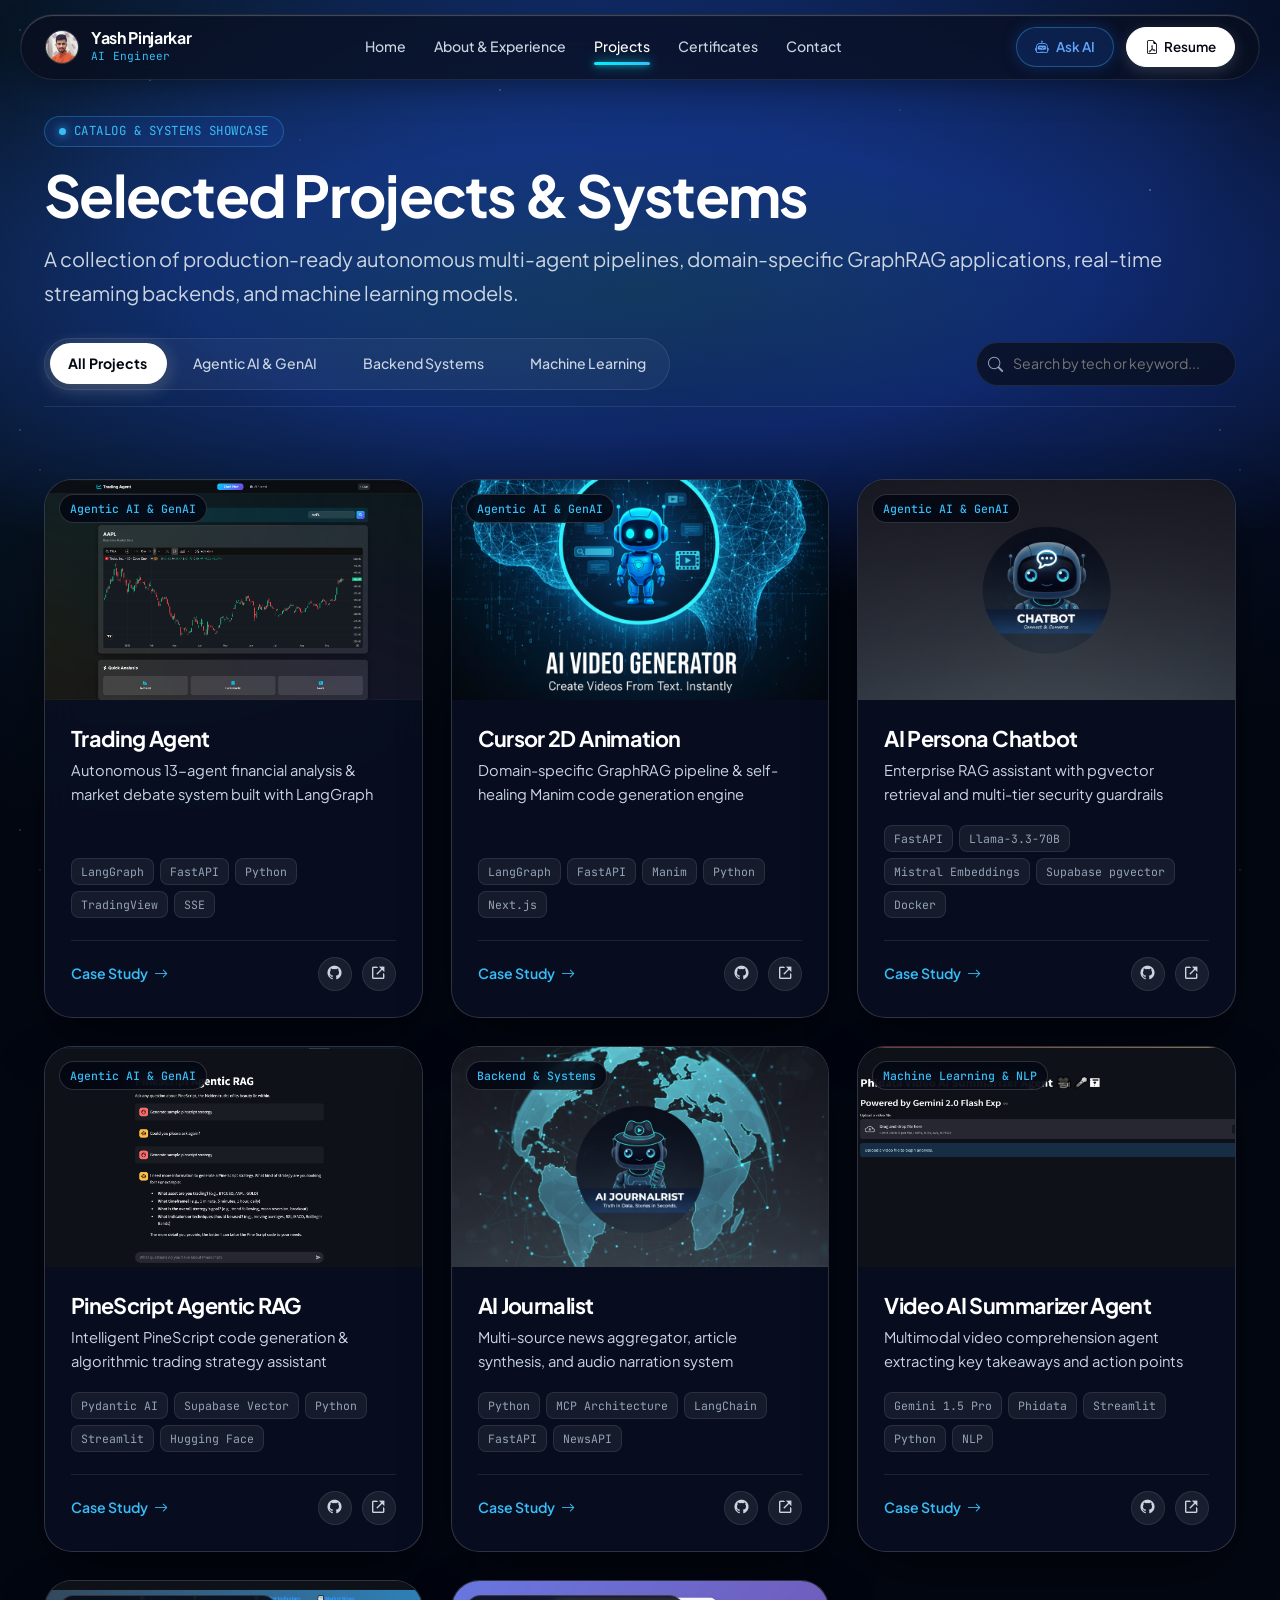
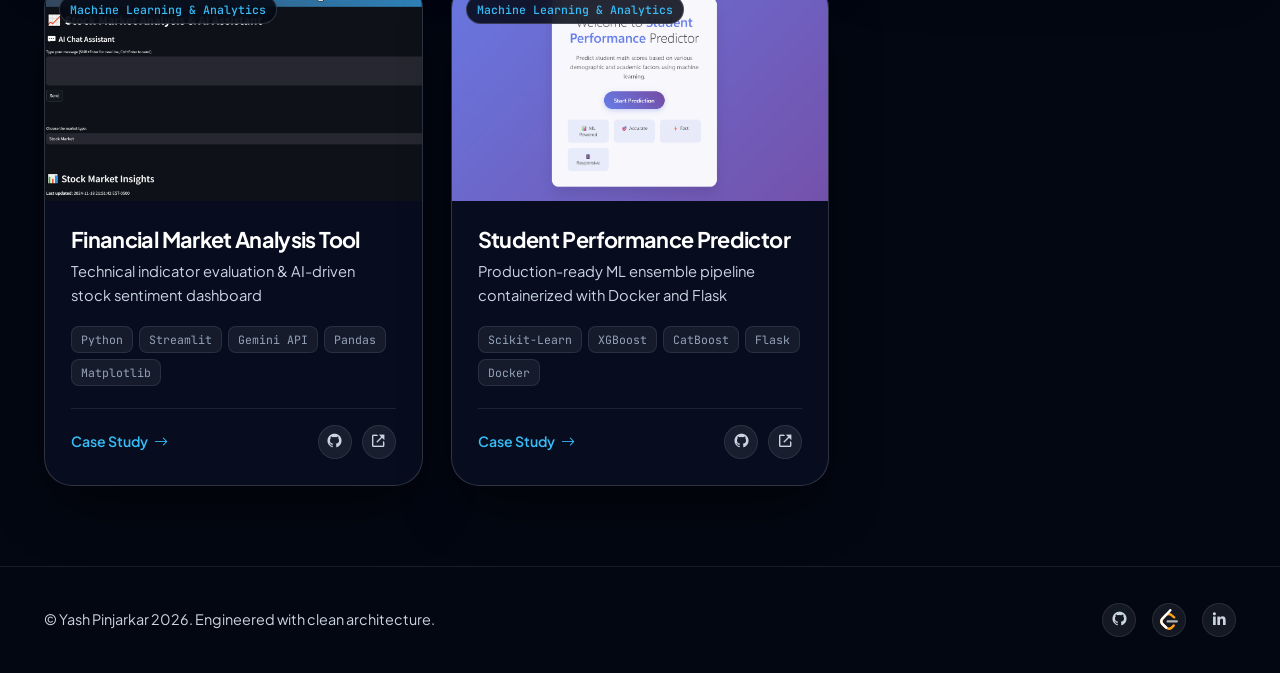
<file: projects.html>
<!DOCTYPE html>
<html lang="en">

<head>
  <meta charset="utf-8">
  <meta content="width=device-width, initial-scale=1.0" name="viewport">
  <title>Projects & Architecture — Yash Pinjarkar</title>
  <meta name="description"
    content="Explore autonomous agents, LangGraph architectures, high-performance backends, and machine learning systems built by Yash Pinjarkar.">
  <meta name="keywords"
    content="Yash Pinjarkar, AI Engineer, LangGraph, FastAPI, Autonomous Agents, GraphRAG, PineScript, Machine Learning, Systems Architecture">

  <!-- Favicons -->
  <link href="assets/img/favicon.png" rel="icon">
  <link href="assets/img/apple-touch-icon.png" rel="apple-touch-icon">

  <!-- Vendor CSS Files -->
  <link href="assets/vendor/bootstrap/css/bootstrap.min.css" rel="stylesheet">
  <link href="assets/vendor/bootstrap-icons/bootstrap-icons.css" rel="stylesheet">
  <link href="assets/vendor/boxicons/css/boxicons.min.css" rel="stylesheet">

  <!-- Core Styles -->
  <link href="assets/css/design-system.css" rel="stylesheet">
</head>

<body class="site-modern">
  <div class="bg-ambient"></div>

  <!-- ======= Modern Header Navigation ======= -->
  <nav class="site-nav">
    <div class="site-nav-container">
      <a href="index.html" class="site-logo">
        <img src="assets/img/profile-img.jpg" alt="Yash Pinjarkar" class="site-logo-avatar">
        <div class="site-logo-text">
          <span class="site-logo-name">Yash Pinjarkar</span>
          <span class="site-logo-role">AI Engineer</span>
        </div>
      </a>

      <ul class="site-nav-links">
        <li><a href="index.html" class="site-nav-link">Home</a></li>
        <li><a href="about.html" class="site-nav-link">About & Experience</a></li>
        <li><a href="projects.html" class="site-nav-link active">Projects</a></li>
        <li><a href="certificates.html" class="site-nav-link">Certificates</a></li>
        <li><a href="contact.html" class="site-nav-link">Contact</a></li>
      </ul>

      <div class="site-nav-actions">
        <button id="chatbot-btn" class="btn-ai-chat" aria-label="Open AI Assistant">
          <i class="bi bi-robot"></i> <span>Ask AI</span>
        </button>
        <a href="https://drive.google.com/file/d/1SD6IcSOlfKE0U2gfUWGIHUVaJc_A1jWi/view?usp=sharing" target="_blank"
          rel="noopener noreferrer" class="btn-resume-nav">
          <i class="bi bi-file-earmark-pdf"></i> Resume
        </a>
        <button class="site-nav-mobile-toggle" aria-label="Toggle Navigation Menu">
          <i class="bi bi-list"></i>
        </button>
      </div>
    </div>
  </nav>

  <!-- Mobile Drawer -->
  <div class="mobile-nav-drawer">
    <a href="index.html" class="mobile-nav-link">Home</a>
    <a href="about.html" class="mobile-nav-link">About & Experience</a>
    <a href="projects.html" class="mobile-nav-link active">Projects</a>
    <a href="certificates.html" class="mobile-nav-link">Certificates</a>
    <a href="contact.html" class="mobile-nav-link">Contact</a>
    <div style="margin-top: 16px; display: flex; gap: 12px;">
      <a href="https://drive.google.com/file/d/1SD6IcSOlfKE0U2gfUWGIHUVaJc_A1jWi/view?usp=sharing" target="_blank"
        rel="noopener noreferrer" class="btn-primary-action" style="flex: 1;">
        <i class="bi bi-download"></i> Resume
      </a>
    </div>
  </div>

  <!-- ======= Main Content Area ======= -->
  <main class="site-main">
    <div class="site-container">

      <!-- Page Header -->
      <header class="page-header">
        <div class="page-badge">
          <span class="pulse-dot"></span>
          <span>Catalog & Systems Showcase</span>
        </div>
        <h1 class="page-title">Selected Projects & Systems</h1>
        <p class="page-description">
          A collection of production-ready autonomous multi-agent pipelines, domain-specific GraphRAG applications,
          real-time streaming backends, and machine learning models.
        </p>

        <!-- Category Filters & Search -->
        <div class="project-filters">
          <div class="filter-pill-group">
            <button class="filter-btn active" data-filter="all">All Projects</button>
            <button class="filter-btn" data-filter="agentic-ai">Agentic AI & GenAI</button>
            <button class="filter-btn" data-filter="backend-systems">Backend Systems</button>
            <button class="filter-btn" data-filter="machine-learning">Machine Learning</button>
          </div>

          <div class="search-box-wrap">
            <i class="bi bi-search search-icon"></i>
            <input type="text" id="project-search-input" class="search-input"
              placeholder="Search by tech or keyword...">
          </div>
        </div>
      </header>

      <!-- Dynamic Projects Grid -->
      <section class="projects-grid" id="projects-catalog-grid" aria-live="polite">
        <!-- Injected via projects-page.js -->
      </section>

    </div>
  </main>

  <!-- ======= Footer ======= -->
  <footer style="border-top: 1px solid var(--border-subtle); padding: 36px 0; background: var(--bg-deep);">
    <div class="site-container"
      style="display: flex; flex-wrap: wrap; justify-content: space-between; align-items: center; gap: 20px;">
      <div>
        <p style="margin: 0; color: var(--text-secondary); font-size: 0.9rem;">
          &copy; <span id="copyright-year">Yash Pinjarkar</span>. Engineered with clean architecture.
        </p>
      </div>
      <div style="display: flex; gap: 16px;">
        <a href="https://github.com/yashpinjarkar10/" target="_blank" rel="noopener noreferrer" class="action-icon-link"
          aria-label="GitHub"><i class="bx bxl-github"></i></a>
        <a href="https://leetcode.com/Yashpinjarkar/" target="_blank" rel="noopener noreferrer" class="action-icon-link"
          aria-label="LeetCode"><svg width="18" height="21" viewBox="0 0 95 111" fill="none"
            xmlns="http://www.w3.org/2000/svg" style="display: block;">
            <path
              d="M68.0063 83.0664C70.5 80.5764 74.5366 80.5829 77.0223 83.0809C79.508 85.579 79.5015 89.6226 77.0078 92.1127L65.9346 103.17C55.7187 113.371 39.06 113.519 28.6718 103.513C28.6117 103.456 23.9861 98.9201 8.72653 83.957C-1.42528 74.0029 -2.43665 58.0749 7.11648 47.8464L24.9282 28.7745C34.4095 18.6219 51.887 17.5122 62.7275 26.2789L78.9048 39.362C81.6444 41.5776 82.0723 45.5985 79.8606 48.3429C77.6488 51.0873 73.635 51.5159 70.8954 49.3003L54.7182 36.2173C49.0488 31.6325 39.1314 32.2622 34.2394 37.5006L16.4274 56.5727C11.7767 61.5522 12.2861 69.574 17.6456 74.8292C28.851 85.8169 37.4869 94.2846 37.4969 94.2942C42.8977 99.496 51.6304 99.4184 56.9331 94.1234L68.0063 83.0664Z"
              fill="#FFA116"></path>
            <path fill-rule="evenodd" clip-rule="evenodd"
              d="M41.1067 72.0014C37.5858 72.0014 34.7314 69.1421 34.7314 65.615C34.7314 62.0879 37.5858 59.2286 41.1067 59.2286H88.1245C91.6454 59.2286 94.4997 62.0879 94.4997 65.615C94.4997 69.1421 91.6454 72.0014 88.1245 72.0014H41.1067Z"
              fill="#B3B3B3"></path>
            <path fill-rule="evenodd" clip-rule="evenodd"
              d="M49.9118 2.02335C52.3173 -0.55232 56.3517 -0.686894 58.9228 1.72277C61.494 4.13244 61.6284 8.17385 59.2229 10.7495L16.4276 56.5729C11.7768 61.552 12.2861 69.5738 17.6453 74.8292L37.4088 94.2091C39.9249 96.6764 39.968 100.72 37.505 103.24C35.042 105.761 31.0056 105.804 28.4895 103.337L8.72593 83.9567C-1.42529 74.0021 -2.43665 58.0741 7.1169 47.8463L49.9118 2.02335Z"
              fill="#ffffff"></path>
          </svg></a>
        <a href="https://www.linkedin.com/in/yash-pinjarkar-b7a61b259" target="_blank" rel="noopener noreferrer"
          class="action-icon-link" aria-label="LinkedIn"><i class="bx bxl-linkedin"></i></a>
      </div>
    </div>
  </footer>

  <!-- Central AI Persona Dialog / Expanding Capsule -->
  <div id="chatbot-popup" class="ai-capsule-modal">
    <div class="ai-capsule-header">
      <div class="ai-capsule-header-title">
        <span class="pulse-dot"></span>
        <span class="ai-capsule-title-text">Yash's AI Persona</span>
        <span class="ai-capsule-status-pill">● Online</span>
      </div>
      <button id="close-chatbot" class="ai-capsule-close-btn" aria-label="Close AI Dialog">&times;</button>
    </div>

    <div id="chat-box" class="ai-capsule-messages">
      <div class="message bot">
        <strong>Yash:</strong> Hey! I’m Yash’s virtual self. Ask me anything about my projects, architecture, or tech
        stack.
      </div>
    </div>

    <div class="ai-capsule-dock">
      <div class="ai-capsule-pills">
        <button type="button" class="prompt-tool-pill" data-prompt="Explain the 13-Agent Trading Graph architecture">
          <i class="bi bi-diagram-3"></i> ⟡ Trading Agent
        </button>
        <button type="button" class="prompt-tool-pill"
          data-prompt="How does Cursor 2D Animation perform AST self-repair?">
          <i class="bi bi-code-slash"></i> ◈ Cursor 2D
        </button>
        <button type="button" class="prompt-tool-pill"
          data-prompt="How did you implement pgvector semantic retrieval in AI Persona Chatbot?">
          <i class="bi bi-database"></i> ● AI Chatbot
        </button>
      </div>

      <form id="ai-capsule-form" class="ai-capsule-input-row" onsubmit="return false;">
        <input id="user-input" type="text" class="ai-capsule-input"
          placeholder="Ask about any project or system architecture..." autocomplete="off" />
        <div class="ai-capsule-input-actions">
          <button type="button" id="ai-capsule-mic" class="ai-capsule-mic-btn" title="Voice Input"
            aria-label="Voice Input">
            <i class="bi bi-mic-fill"></i>
          </button>
          <button type="submit" id="send-button" class="ai-capsule-send-btn" title="Send Query" aria-label="Send Query">
            <i class="bi bi-send-fill"></i>
          </button>
        </div>
      </form>
    </div>
  </div>
  <div id="chatbot-overlay"></div>

  <!-- Scripts -->
  <script type="module">
    import { initSiteLayout } from './assets/js/modules/site-layout.js';
    import { initProjectsCatalog } from './assets/js/modules/projects-page.js';
    import { initChatbot, sendMessage } from './assets/js/modules/chatbot.js';

    window.sendMessage = sendMessage;

    initSiteLayout();
    initProjectsCatalog();
    initChatbot();
  </script>
</body>

</html>
</file>
<file: assets/css/design-system.css>
/* ==============================================================
   COSMIC AURORA & HIGH-ATMOSPHERE GLASS DESIGN SYSTEM
   Inspired by Luminai AI / Linear Frontier Aesthetics
   - Deep Cosmic Obsidian to Electric Cobalt Aurora Arc
   - Floating Island Navbar & Frosted Prompt Capsule
   - Editorial Italic Title Typography ("powered by AI")
   - Floating Autonomous Agent Cursors
   - Double-Bezel Hardware Card Architecture
   ============================================================== */

@import url('https://fonts.googleapis.com/css2?family=JetBrains+Mono:wght@400;500;600&family=Plus+Jakarta+Sans:ital,wght@0,300;0,400;0,500;0,600;0,700;0,800;1,300;1,400;1,500;1,600;1,700&display=swap');

:root {
  --bg-deep: #030712;
  --bg-space: #050b18;
  --bg-surface: #0a1124;
  --bg-card: rgba(10, 17, 36, 0.72);
  --bg-card-hover: rgba(16, 26, 54, 0.85);
  --bg-pill: rgba(255, 255, 255, 0.08);

  --aurora-blue: #1d4ed8;
  --aurora-electric: #2563eb;
  --aurora-cyan: #38bdf8;
  --aurora-glow: rgba(37, 99, 235, 0.35);

  --border-subtle: rgba(255, 255, 255, 0.09);
  --border-glass: rgba(255, 255, 255, 0.16);
  --border-glow: rgba(56, 189, 248, 0.4);

  --text-primary: #ffffff;
  --text-secondary: #cbd5e1;
  --text-muted: #94a3b8;
  --text-accent: #38bdf8;

  --font-sans: 'Plus Jakarta Sans', system-ui, -apple-system, sans-serif;
  --font-mono: 'JetBrains Mono', monospace;

  --radius-sm: 8px;
  --radius-md: 14px;
  --radius-lg: 20px;
  --radius-xl: 28px;
  --radius-pill: 9999px;

  --shadow-diffuse: 0 25px 60px -15px rgba(0, 0, 0, 0.7);
  --shadow-aurora: 0 0 80px -10px rgba(37, 99, 235, 0.45);
  --glass-inner: inset 0 1px 1px rgba(255, 255, 255, 0.25);

  --ease-spring: cubic-bezier(0.16, 1, 0.3, 1);
}

/* Global Reset & Body */
body.site-modern {
  background-color: var(--bg-deep) !important;
  color: var(--text-primary) !important;
  font-family: var(--font-sans) !important;
  min-height: 100dvh;
  margin: 0;
  padding: 0;
  overflow-x: hidden;
  line-height: 1.65;
  -webkit-font-smoothing: antialiased;
}

body.site-modern * {
  box-sizing: border-box;
}

body.site-modern a {
  color: var(--text-accent);
  text-decoration: none;
  transition: all 0.25s var(--ease-spring);
}

body.site-modern a:hover {
  color: var(--text-primary);
}

body.site-modern h1,
body.site-modern h2,
body.site-modern h3,
body.site-modern h4,
body.site-modern h5,
body.site-modern h6 {
  font-family: var(--font-sans) !important;
  color: var(--text-primary);
  font-weight: 700;
  letter-spacing: -0.03em;
  margin-top: 0;
}

/* ==============================================================
   COSMIC AURORA BACKGROUND (Luminai Curved Volumetric Arc)
   ============================================================== */
.bg-ambient {
  position: fixed;
  top: 0;
  left: 0;
  width: 100vw;
  height: 100vh;
  z-index: -1;
  pointer-events: none;
  background: 
    /* Top subtle radial cosmic light */
    radial-gradient(circle at 50% -15%, rgba(37, 99, 235, 0.4) 0%, transparent 55%),
    /* Ethereal curved aurora beam */
    radial-gradient(ellipse 110% 50% at 50% 32%, rgba(56, 189, 248, 0.22) 0%, rgba(29, 78, 216, 0.38) 32%, transparent 70%),
    /* Side subtle atmospheric glow */
    radial-gradient(circle at 90% 20%, rgba(37, 99, 235, 0.15) 0%, transparent 40%),
    radial-gradient(circle at 10% 25%, rgba(56, 189, 248, 0.12) 0%, transparent 45%),
    #030712;
}

/* Cosmic particle stars overlay */
.bg-ambient::before {
  content: '';
  position: absolute;
  inset: 0;
  background-image: 
    radial-gradient(1px 1px at 20px 30px, #ffffff, rgba(0,0,0,0)),
    radial-gradient(1px 1px at 40px 70px, rgba(255,255,255,0.7), rgba(0,0,0,0)),
    radial-gradient(1.5px 1.5px at 150px 80px, #ffffff, rgba(0,0,0,0)),
    radial-gradient(1px 1px at 300px 140px, rgba(255,255,255,0.6), rgba(0,0,0,0)),
    radial-gradient(1.5px 1.5px at 500px 90px, rgba(255,255,255,0.8), rgba(0,0,0,0)),
    radial-gradient(1px 1px at 750px 220px, #ffffff, rgba(0,0,0,0)),
    radial-gradient(1px 1px at 900px 110px, rgba(255,255,255,0.7), rgba(0,0,0,0)),
    radial-gradient(1.5px 1.5px at 1150px 190px, #ffffff, rgba(0,0,0,0));
  background-repeat: repeat;
  background-size: 1200px 400px;
  opacity: 0.45;
}

/* ==============================================================
   TOP NAVIGATION (Detached Floating Glass Bar)
   ============================================================== */
.site-nav {
  position: sticky;
  top: 14px;
  left: 0;
  width: 100%;
  z-index: 1000;
  padding: 0 20px;
  background: transparent;
}

.site-nav-container {
  max-width: 1240px;
  margin: 0 auto;
  padding: 12px 24px;
  display: flex;
  align-items: center;
  justify-content: space-between;
  background: rgba(8, 14, 30, 0.75);
  backdrop-filter: blur(20px);
  -webkit-backdrop-filter: blur(20px);
  border: 1px solid var(--border-subtle);
  border-radius: var(--radius-pill);
  box-shadow: 0 10px 35px -10px rgba(0, 0, 0, 0.5), var(--glass-inner);
}

.site-logo {
  display: flex;
  align-items: center;
  gap: 12px;
  text-decoration: none !important;
}

.site-logo-avatar {
  width: 34px;
  height: 34px;
  border-radius: 50%;
  object-fit: cover;
  border: 1.5px solid var(--border-glass);
}

.site-logo-text {
  display: flex;
  flex-direction: column;
}

.site-logo-name {
  font-weight: 700;
  font-size: 1rem;
  color: var(--text-primary);
  line-height: 1.2;
  letter-spacing: -0.02em;
}

.site-logo-role {
  font-family: var(--font-mono);
  font-size: 0.7rem;
  color: var(--aurora-cyan);
  letter-spacing: 0.02em;
}

.site-nav-links {
  display: flex;
  align-items: center;
  gap: 28px;
  list-style: none;
  margin: 0;
  padding: 0;
  position: relative;
}

.site-nav-link {
  font-size: 0.88rem;
  font-weight: 500;
  color: var(--text-secondary) !important;
  transition: color 0.25s cubic-bezier(0.16, 1, 0.3, 1);
  position: relative;
  padding: 6px 0;
  display: inline-block;
  text-decoration: none;
}

.site-nav-link:hover,
.site-nav-link.active {
  color: #ffffff !important;
}

/* Static fallback only when dynamic JS indicator is not yet initialized */
.site-nav-links:not(.indicator-initialized) .site-nav-link.active::after {
  content: '';
  position: absolute;
  bottom: 0;
  left: 0;
  width: 100%;
  height: 2.5px;
  background: var(--aurora-cyan);
  border-radius: 2px;
  box-shadow: 0 0 8px var(--aurora-cyan);
}

/* iOS-style dynamic sliding indicator line */
.nav-indicator-line {
  position: absolute;
  bottom: 0;
  left: 0;
  height: 2.5px;
  background: linear-gradient(90deg, #00f0ff, #38bdf8);
  border-radius: 999px;
  box-shadow: 0 0 12px rgba(0, 240, 255, 0.8), 0 1px 4px rgba(0, 240, 255, 0.4);
  pointer-events: none;
  opacity: 0;
  transform: translate3d(0, 0, 0);
  width: 0;
  will-change: transform, width, opacity;
  transition: transform 0.42s cubic-bezier(0.16, 1, 0.3, 1),
              width 0.42s cubic-bezier(0.16, 1, 0.3, 1),
              opacity 0.2s cubic-bezier(0.16, 1, 0.3, 1);
  z-index: 2;
}

.site-nav-actions {
  display: flex;
  align-items: center;
  gap: 12px;
}

.btn-ai-chat {
  display: inline-flex;
  align-items: center;
  gap: 8px;
  padding: 8px 18px;
  border-radius: var(--radius-pill);
  font-size: 0.84rem;
  font-weight: 600;
  background: rgba(37, 99, 235, 0.18);
  color: #60a5fa !important;
  border: 1px solid rgba(56, 189, 248, 0.35);
  cursor: pointer;
  box-shadow: 0 0 15px rgba(37, 99, 235, 0.25);
  transition: all 0.25s var(--ease-spring);
}

.btn-ai-chat:hover {
  background: var(--aurora-electric);
  color: #ffffff !important;
  box-shadow: 0 0 25px rgba(37, 99, 235, 0.6);
  transform: translateY(-1px);
}

.btn-resume-nav {
  display: inline-flex;
  align-items: center;
  gap: 6px;
  padding: 8px 18px;
  border-radius: var(--radius-pill);
  font-size: 0.84rem;
  font-weight: 600;
  background: #ffffff;
  color: #030712 !important;
  border: 1px solid #ffffff;
  transition: all 0.25s var(--ease-spring);
  box-shadow: 0 4px 15px rgba(255, 255, 255, 0.15);
}

.btn-resume-nav:hover {
  background: #e2e8f0;
  transform: translateY(-1px);
}

.site-nav-mobile-toggle {
  display: none;
  background: none;
  border: 1px solid var(--border-subtle);
  color: var(--text-primary);
  font-size: 1.35rem;
  padding: 6px 10px;
  border-radius: var(--radius-sm);
  cursor: pointer;
}

/* Mobile Navigation Drawer */
.mobile-nav-drawer {
  position: fixed;
  top: 76px;
  left: 0;
  width: 100%;
  height: calc(100vh - 76px);
  background: rgba(3, 7, 18, 0.98);
  backdrop-filter: blur(20px);
  border-top: 1px solid var(--border-subtle);
  padding: 24px;
  display: flex;
  flex-direction: column;
  gap: 20px;
  transform: translateY(-100%);
  opacity: 0;
  pointer-events: none;
  transition: all 0.3s var(--ease-spring);
  z-index: 999;
}

.mobile-nav-drawer.open {
  transform: translateY(0);
  opacity: 1;
  pointer-events: auto;
}

.mobile-nav-link {
  font-size: 1.2rem;
  font-weight: 600;
  color: var(--text-secondary);
  padding: 10px 0;
  border-bottom: 1px solid var(--border-subtle);
}

.mobile-nav-link.active {
  color: var(--aurora-cyan);
}

/* ==============================================================
   LUMINAI HERO & COSMIC CENTERPIECE
   ============================================================== */
.hero-cosmic-section {
  position: relative;
  min-height: calc(100vh - 100px);
  display: flex;
  flex-direction: column;
  justify-content: space-between;
  align-items: center;
  padding: 40px 0 24px 0;
  text-align: center;
  max-width: 1050px;
  margin: 0 auto;
}

.hero-cosmic-content {
  position: relative;
  width: 100%;
  display: flex;
  flex-direction: column;
  align-items: center;
  margin: auto 0;
  padding: 24px 0;
}

/* Floating Agent Cursor Badges */
.agent-cursor-badge {
  position: absolute;
  display: inline-flex;
  align-items: center;
  gap: 6px;
  padding: 4px 12px;
  border-radius: var(--radius-pill);
  background: rgba(30, 58, 138, 0.7);
  backdrop-filter: blur(12px);
  border: 1px solid rgba(56, 189, 248, 0.4);
  color: #e0f2fe;
  font-family: var(--font-mono);
  font-size: 0.74rem;
  box-shadow: 0 4px 16px rgba(0, 0, 0, 0.4), 0 0 15px rgba(56, 189, 248, 0.25);
  pointer-events: none;
  z-index: 10;
  animation: float-agent 6s ease-in-out infinite;
}

.agent-cursor-badge i {
  color: var(--aurora-cyan);
  font-size: 0.85rem;
}

.agent-cursor-left {
  top: -10px;
  left: 20px;
  animation-delay: 0s;
}

.agent-cursor-right {
  top: -12px;
  right: 20px;
  animation-delay: 2.5s;
}

@keyframes float-agent {
  0%, 100% { transform: translateY(0px) rotate(0deg); }
  50% { transform: translateY(-8px) rotate(-1.5deg); }
}

/* Hero Badge Pill */
.hero-cosmic-pill {
  display: inline-flex;
  align-items: center;
  gap: 10px;
  padding: 5px 16px;
  border-radius: var(--radius-pill);
  background: rgba(255, 255, 255, 0.08);
  backdrop-filter: blur(12px);
  border: 1px solid rgba(255, 255, 255, 0.16);
  color: #f1f5f9;
  font-size: 0.82rem;
  font-weight: 500;
  margin-bottom: 24px;
  box-shadow: var(--glass-inner);
}

.hero-cosmic-pill .pill-tag {
  background: #ffffff;
  color: #030712;
  font-size: 0.7rem;
  font-weight: 700;
  padding: 2px 8px;
  border-radius: var(--radius-pill);
  letter-spacing: 0.04em;
}

.hero-cosmic-pill .pill-link {
  color: var(--text-secondary);
  display: inline-flex;
  align-items: center;
  gap: 4px;
}

/* Master Display Headline */
.hero-cosmic-title {
  font-size: clamp(2.8rem, 6.2vw, 5.2rem);
  font-weight: 800;
  letter-spacing: -0.045em;
  line-height: 1.08;
  color: #ffffff;
  margin-bottom: 20px;
}

.hero-cosmic-title .headline-italic,
.hero-typed-lead .headline-italic {
  font-style: italic;
  font-weight: 500;
  color: var(--aurora-cyan);
  display: inline-block;
  padding-left: 4px;
  text-shadow: 0 0 35px rgba(56, 189, 248, 0.5);
}

.typed-cursor {
  color: var(--aurora-cyan);
  font-weight: 300;
  opacity: 1;
  animation: typedjsBlink 0.7s infinite;
}

@keyframes typedjsBlink {
  50% { opacity: 0; }
}

.hero-cosmic-desc {
  font-size: clamp(1.05rem, 1.8vw, 1.25rem);
  color: var(--text-secondary);
  max-width: 68ch;
  margin: 0 auto 38px auto;
  line-height: 1.7;
}

/* ==============================================================
   HERO FLOATING COMMAND CAPSULE (Luminai Central Input Island)
   ============================================================== */
.hero-prompt-island {
  max-width: 660px;
  margin: 0 auto;
  background: rgba(255, 255, 255, 0.09);
  backdrop-filter: blur(28px);
  -webkit-backdrop-filter: blur(28px);
  border: 1px solid rgba(255, 255, 255, 0.22);
  border-radius: 26px;
  padding: 16px 20px;
  box-shadow: 
    0 30px 70px -10px rgba(0, 0, 0, 0.6),
    0 0 50px -10px rgba(37, 99, 235, 0.35),
    var(--glass-inner);
  display: flex;
  flex-direction: column;
  gap: 12px;
  transition: border-color 0.3s ease, box-shadow 0.3s ease;
}

.hero-prompt-island:focus-within {
  border-color: rgba(56, 189, 248, 0.55);
  box-shadow: 
    0 30px 70px -10px rgba(0, 0, 0, 0.7),
    0 0 65px -5px rgba(56, 189, 248, 0.5),
    var(--glass-inner);
}

.hero-prompt-input-row {
  display: flex;
  align-items: center;
}

.hero-prompt-input {
  width: 100%;
  background: transparent;
  border: none;
  outline: none;
  color: #ffffff;
  font-size: 1rem;
  font-family: var(--font-sans);
  padding: 4px 0;
}

.hero-prompt-input::placeholder {
  color: rgba(203, 213, 225, 0.65);
}

.hero-prompt-tools-row {
  display: flex;
  align-items: center;
  justify-content: space-between;
  gap: 10px;
  flex-wrap: wrap;
}

.hero-prompt-pills-group {
  display: flex;
  align-items: center;
  gap: 6px;
  flex-wrap: wrap;
}

.prompt-tool-pill {
  display: inline-flex;
  align-items: center;
  gap: 5px;
  padding: 5px 11px;
  border-radius: var(--radius-pill);
  background: rgba(255, 255, 255, 0.1);
  border: 1px solid rgba(255, 255, 255, 0.14);
  color: #f1f5f9;
  font-size: 0.76rem;
  font-family: var(--font-mono);
  cursor: pointer;
  transition: all 0.2s ease;
}

.prompt-tool-pill:hover {
  background: rgba(255, 255, 255, 0.2);
  color: #ffffff;
}

.prompt-tool-pill i {
  color: var(--aurora-cyan);
  font-size: 0.8rem;
}

.hero-prompt-action-btn {
  width: 38px;
  height: 38px;
  border-radius: 50%;
  background: var(--aurora-electric);
  border: none;
  display: inline-flex;
  align-items: center;
  justify-content: center;
  color: #ffffff;
  font-size: 1.1rem;
  cursor: pointer;
  box-shadow: 0 4px 15px rgba(37, 99, 235, 0.5);
  transition: all 0.25s var(--ease-spring);
  flex-shrink: 0;
}

.hero-prompt-action-btn:hover {
  background: var(--aurora-cyan);
  color: #030712;
  transform: scale(1.06);
  box-shadow: 0 6px 20px rgba(56, 189, 248, 0.6);
}

/* ==============================================================
   INFINITE ROTATING TECH HORIZON MARQUEE
   ============================================================== */
.tech-horizon-strip {
  width: 100%;
  overflow: hidden;
  position: relative;
  padding: 24px 0 16px 0;
  margin-top: auto;
  opacity: 0.85;
  transition: opacity 0.3s ease;
  -webkit-mask-image: linear-gradient(to right, transparent 0%, black 4%, black 96%, transparent 100%);
  mask-image: linear-gradient(to right, transparent 0%, black 4%, black 96%, transparent 100%);
}

.tech-horizon-strip:hover {
  opacity: 1;
}

.tech-horizon-track {
  display: flex;
  align-items: center;
  gap: 36px;
  width: max-content;
  animation: techMarqueeScroll 28s linear infinite;
  will-change: transform;
}

.tech-horizon-strip:hover .tech-horizon-track {
  animation-play-state: paused;
}

@keyframes techMarqueeScroll {
  0% {
    transform: translateX(0);
  }
  100% {
    transform: translateX(-50%);
  }
}

.tech-horizon-item {
  display: inline-flex;
  align-items: center;
  gap: 9px;
  color: #cbd5e1;
  font-family: var(--font-mono);
  font-size: 0.88rem;
  letter-spacing: 0.02em;
  white-space: nowrap;
  padding: 6px 14px;
  border-radius: var(--radius-pill);
  background: rgba(255, 255, 255, 0.035);
  border: 1px solid rgba(255, 255, 255, 0.07);
  transition: all 0.25s var(--ease-spring);
}

.tech-horizon-item:hover {
  background: rgba(255, 255, 255, 0.09);
  border-color: rgba(56, 189, 248, 0.35);
  color: #ffffff;
  transform: translateY(-2px);
  box-shadow: 0 4px 15px rgba(0, 0, 0, 0.35);
}

.tech-horizon-item i {
  font-size: 1.35rem;
  display: inline-flex;
  align-items: center;
  justify-content: center;
  transition: transform 0.25s ease;
}

.tech-horizon-item:hover i {
  transform: scale(1.15);
}

/* Brand Accent Colors for Tech Icons */
.icon-python { color: #38bdf8; }
.icon-langgraph { color: var(--aurora-cyan); }
.icon-fastapi { color: #2dd4bf; }
.icon-postgres { color: #60a5fa; }
.icon-docker { color: #38bdf8; }
.icon-node { color: #4ade80; }
.icon-agent { color: #c084fc; }
.icon-cpp { color: #818cf8; }
.icon-mongodb { color: #34d399; }
.icon-langchain { color: #fbbf24; }
.icon-git { color: #f87171; }

/* ==============================================================
   PAGE CONTAINERS & SECTION HEADERS
   ============================================================== */
.site-main {
  width: 100%;
  min-height: calc(100vh - 160px);
  padding-bottom: 80px;
}

.site-container {
  max-width: 1240px;
  margin: 0 auto;
  padding: 0 24px;
}

.page-header {
  padding: 50px 0 32px 0;
}

.page-badge {
  display: inline-flex;
  align-items: center;
  gap: 8px;
  font-family: var(--font-mono);
  font-size: 0.78rem;
  color: var(--aurora-cyan);
  background: rgba(37, 99, 235, 0.12);
  border: 1px solid rgba(56, 189, 248, 0.3);
  padding: 4px 14px;
  border-radius: var(--radius-pill);
  margin-bottom: 16px;
  letter-spacing: 0.04em;
  text-transform: uppercase;
}

.page-badge .pulse-dot {
  width: 7px;
  height: 7px;
  border-radius: 50%;
  background: var(--aurora-cyan);
  box-shadow: 0 0 10px var(--aurora-cyan);
}

.page-title {
  font-size: clamp(2.2rem, 4.5vw, 3.8rem);
  font-weight: 800;
  letter-spacing: -0.035em;
  line-height: 1.1;
  margin-bottom: 16px;
  color: var(--text-primary);
}

.page-description {
  font-size: clamp(1.05rem, 1.8vw, 1.25rem);
  color: var(--text-secondary);
  max-width: 75ch;
  line-height: 1.7;
  margin: 0;
}

/* ==============================================================
   DOUBLE-BEZEL HARDWARE CARDS & BENTO ARCHITECTURE
   ============================================================== */
.detail-section {
  background: rgba(10, 17, 36, 0.7);
  backdrop-filter: blur(20px);
  -webkit-backdrop-filter: blur(20px);
  border: 1px solid var(--border-glass);
  border-radius: var(--radius-xl);
  padding: 36px;
  box-shadow: var(--shadow-diffuse), var(--glass-inner);
}

/* Dynamic Self-Distributing Metrics Row */
.stats-metric-grid {
  display: flex;
  align-items: center;
  justify-content: space-around;
  flex-wrap: wrap;
  gap: 28px;
  width: 100%;
}

.stat-metric-item {
  flex: 1 1 180px;
  text-align: center;
  min-width: 140px;
}

.detail-section-title {
  display: flex;
  align-items: center;
  gap: 12px;
  font-size: 1.45rem;
  margin-bottom: 20px;
  color: var(--text-primary);
}

.detail-section-title i {
  color: var(--aurora-cyan);
  font-size: 1.35rem;
}

.detail-prose {
  font-size: 1.02rem;
  line-height: 1.8;
  color: var(--text-secondary);
}

.detail-features-list {
  list-style: none;
  padding: 0;
  margin: 0;
  display: flex;
  flex-direction: column;
  gap: 14px;
}

.detail-features-list li {
  display: flex;
  align-items: flex-start;
  gap: 12px;
  font-size: 0.98rem;
  color: var(--text-secondary);
  line-height: 1.65;
}

.detail-features-list li i {
  color: var(--aurora-cyan);
  font-size: 1.15rem;
  margin-top: 2px;
  flex-shrink: 0;
}

/* ==============================================================
   PROJECT CARDS & CATALOG
   ============================================================== */
.project-filters {
  display: flex;
  align-items: center;
  gap: 12px;
  flex-wrap: wrap;
  margin: 28px 0 40px 0;
  padding-bottom: 16px;
  border-bottom: 1px solid var(--border-subtle);
}

.filter-pill-group {
  display: flex;
  align-items: center;
  gap: 8px;
  flex-wrap: wrap;
  position: relative;
  padding: 4px;
  background: rgba(255, 255, 255, 0.04);
  border: 1px solid var(--border-subtle);
  border-radius: var(--radius-pill);
}

.filter-sliding-pill {
  position: absolute;
  top: 4px;
  left: 0;
  bottom: 4px;
  background: #ffffff;
  border-radius: var(--radius-pill);
  box-shadow: 0 4px 18px rgba(255, 255, 255, 0.25), 0 2px 6px rgba(0, 0, 0, 0.3);
  pointer-events: none;
  opacity: 0;
  transform: translate3d(0, 0, 0);
  width: 0;
  will-change: transform, width, opacity;
  transition: transform 0.38s cubic-bezier(0.16, 1, 0.3, 1),
              width 0.38s cubic-bezier(0.16, 1, 0.3, 1),
              opacity 0.2s ease;
  z-index: 1;
}

.filter-btn {
  background: rgba(255, 255, 255, 0.06);
  border: 1px solid var(--border-subtle);
  color: var(--text-secondary);
  font-size: 0.88rem;
  font-weight: 500;
  padding: 8px 18px;
  border-radius: var(--radius-pill);
  cursor: pointer;
  position: relative;
  z-index: 2;
  transition: color 0.25s cubic-bezier(0.16, 1, 0.3, 1),
              background-color 0.25s var(--ease-spring),
              border-color 0.25s var(--ease-spring);
}

.filter-btn:hover {
  background: rgba(255, 255, 255, 0.12);
  color: #ffffff;
}

.filter-btn.active {
  background: #ffffff;
  color: #030712;
  border-color: #ffffff;
  font-weight: 700;
  box-shadow: 0 4px 15px rgba(255, 255, 255, 0.2);
}

/* When smooth sliding pill is initialized */
.filter-pill-group.pill-initialized .filter-btn {
  background: transparent !important;
  border-color: transparent !important;
  box-shadow: none !important;
}

.filter-pill-group.pill-initialized .filter-btn.active {
  color: #030712 !important;
}

.filter-pill-group.pill-initialized .filter-btn:not(.active) {
  color: var(--text-secondary);
}

.filter-pill-group.pill-initialized .filter-btn:hover:not(.active) {
  color: #ffffff;
}

.search-box-wrap {
  margin-left: auto;
  position: relative;
  min-width: 260px;
}

.search-input {
  width: 100%;
  background: rgba(10, 17, 36, 0.85);
  border: 1px solid var(--border-subtle);
  color: var(--text-primary);
  font-size: 0.88rem;
  padding: 9px 16px 9px 36px;
  border-radius: var(--radius-pill);
  outline: none;
  transition: border-color 0.2s ease, box-shadow 0.2s ease;
}

.search-input:focus {
  border-color: var(--aurora-cyan);
  box-shadow: 0 0 15px rgba(56, 189, 248, 0.3);
}

.search-icon {
  position: absolute;
  left: 12px;
  top: 50%;
  transform: translateY(-50%);
  color: var(--text-muted);
  font-size: 0.95rem;
}

/* Projects Grid */
.projects-grid {
  display: grid;
  grid-template-columns: repeat(auto-fill, minmax(370px, 1fr));
  gap: 28px;
}

.project-card {
  background: var(--bg-card);
  backdrop-filter: blur(20px);
  -webkit-backdrop-filter: blur(20px);
  border: 1px solid var(--border-glass);
  border-radius: var(--radius-xl);
  overflow: hidden;
  display: flex;
  flex-direction: column;
  transition: transform 0.3s var(--ease-spring), border-color 0.3s ease, box-shadow 0.3s ease;
  position: relative;
  box-shadow: var(--shadow-diffuse);
}

.project-card:hover {
  transform: translateY(-5px);
  border-color: var(--border-glow);
  box-shadow: 0 30px 65px -10px rgba(0, 0, 0, 0.8), 0 0 40px -10px rgba(37, 99, 235, 0.35);
}

.project-card-image-wrap {
  width: 100%;
  height: 220px;
  overflow: hidden;
  position: relative;
  background: #060b17;
}

.project-card-image {
  width: 100%;
  height: 100%;
  object-fit: cover;
  transition: transform 0.4s var(--ease-spring);
}

.project-card:hover .project-card-image {
  transform: scale(1.05);
}

.project-card-category-badge {
  position: absolute;
  top: 14px;
  left: 14px;
  background: rgba(3, 7, 18, 0.85);
  backdrop-filter: blur(10px);
  border: 1px solid var(--border-glass);
  color: var(--aurora-cyan);
  font-family: var(--font-mono);
  font-size: 0.72rem;
  padding: 4px 10px;
  border-radius: var(--radius-pill);
  font-weight: 500;
}

.project-card-body {
  padding: 26px;
  display: flex;
  flex-direction: column;
  flex-grow: 1;
}

.project-card-title {
  font-size: 1.35rem;
  font-weight: 700;
  margin-bottom: 8px;
  color: var(--text-primary);
}

.project-card-tagline {
  font-size: 0.92rem;
  color: var(--text-secondary);
  line-height: 1.6;
  margin-bottom: 18px;
  flex-grow: 1;
}

.project-card-tags {
  display: flex;
  flex-wrap: wrap;
  gap: 6px;
  margin-bottom: 22px;
}

.tech-tag {
  font-family: var(--font-mono);
  font-size: 0.72rem;
  background: rgba(255, 255, 255, 0.06);
  border: 1px solid var(--border-subtle);
  color: var(--text-muted);
  padding: 3px 9px;
  border-radius: var(--radius-sm);
  transition: all 0.2s ease;
}

.project-card:hover .tech-tag {
  color: var(--text-secondary);
  border-color: rgba(255, 255, 255, 0.15);
}

.project-card-footer {
  display: flex;
  align-items: center;
  justify-content: space-between;
  padding-top: 16px;
  border-top: 1px solid var(--border-subtle);
}

.btn-case-study {
  display: inline-flex;
  align-items: center;
  gap: 6px;
  font-size: 0.88rem;
  font-weight: 600;
  color: var(--aurora-cyan) !important;
  transition: gap 0.2s ease;
}

.btn-case-study:hover {
  color: #ffffff !important;
  gap: 10px;
}

.project-card-actions {
  display: flex;
  align-items: center;
  gap: 10px;
}

.action-icon-link {
  width: 34px;
  height: 34px;
  border-radius: 50%;
  background: rgba(255, 255, 255, 0.07);
  border: 1px solid var(--border-subtle);
  display: inline-flex;
  align-items: center;
  justify-content: center;
  color: var(--text-secondary) !important;
  font-size: 1.05rem;
  transition: all 0.2s ease;
}

.action-icon-link:hover {
  background: rgba(255, 255, 255, 0.15);
  color: #ffffff !important;
  transform: translateY(-2px);
  border-color: var(--border-glass);
}

/* ==============================================================
   BUTTONS & ACTION STYLES
   ============================================================== */
.btn-primary-action {
  display: inline-flex;
  align-items: center;
  justify-content: center;
  gap: 8px;
  padding: 12px 24px;
  border-radius: var(--radius-pill);
  font-weight: 600;
  font-size: 0.92rem;
  background: var(--aurora-electric);
  color: #ffffff !important;
  border: 1px solid rgba(56, 189, 248, 0.35);
  box-shadow: 0 4px 20px rgba(37, 99, 235, 0.45);
  transition: all 0.25s var(--ease-spring);
  text-align: center;
}

.btn-primary-action:hover {
  background: var(--aurora-cyan);
  color: #030712 !important;
  transform: translateY(-2px);
  box-shadow: 0 6px 25px rgba(56, 189, 248, 0.6);
}

.btn-secondary-action {
  display: inline-flex;
  align-items: center;
  justify-content: center;
  gap: 8px;
  padding: 12px 24px;
  border-radius: var(--radius-pill);
  font-weight: 600;
  font-size: 0.92rem;
  background: rgba(255, 255, 255, 0.08);
  color: #ffffff !important;
  border: 1px solid var(--border-glass);
  box-shadow: var(--glass-inner);
  transition: all 0.25s var(--ease-spring);
  text-align: center;
}

.btn-secondary-action:hover {
  background: rgba(255, 255, 255, 0.16);
  transform: translateY(-2px);
}

/* ==============================================================
   DYNAMIC PROJECT SUBPAGE (project.html?id=...)
   ============================================================== */
.project-subpage-header {
  padding: 40px 0 28px 0;
}

.breadcrumb-nav {
  display: flex;
  align-items: center;
  gap: 8px;
  font-family: var(--font-mono);
  font-size: 0.8rem;
  color: var(--text-muted);
  margin-bottom: 20px;
}

.breadcrumb-nav a {
  color: var(--text-secondary);
}

.breadcrumb-nav a:hover {
  color: var(--aurora-cyan);
}

.project-hero-media {
  width: 100%;
  border-radius: var(--radius-xl);
  overflow: hidden;
  border: 1px solid var(--border-glass);
  box-shadow: var(--shadow-diffuse);
  background: #060b17;
  margin-bottom: 48px;
  position: relative;
}

.project-hero-image {
  width: 100%;
  height: auto;
  max-height: 540px;
  object-fit: cover;
  display: block;
}

.project-detail-layout {
  display: grid;
  grid-template-columns: 1fr 340px;
  gap: 48px;
  align-items: start;
}

.project-detail-main {
  display: flex;
  flex-direction: column;
  gap: 36px;
}

.project-detail-sidebar {
  display: flex;
  flex-direction: column;
  gap: 24px;
  position: sticky;
  top: 96px;
}

.sidebar-card {
  background: rgba(10, 17, 36, 0.75);
  backdrop-filter: blur(20px);
  -webkit-backdrop-filter: blur(20px);
  border: 1px solid var(--border-glass);
  border-radius: var(--radius-xl);
  padding: 28px;
  box-shadow: var(--shadow-diffuse), var(--glass-inner);
}

.sidebar-title {
  font-size: 1.05rem;
  font-weight: 700;
  margin-bottom: 18px;
  color: var(--text-primary);
  border-bottom: 1px solid var(--border-subtle);
  padding-bottom: 10px;
}

.spec-item {
  display: flex;
  flex-direction: column;
  margin-bottom: 16px;
}

.spec-label {
  font-family: var(--font-mono);
  font-size: 0.72rem;
  text-transform: uppercase;
  color: var(--text-muted);
  letter-spacing: 0.04em;
  margin-bottom: 4px;
}

.spec-value {
  font-size: 0.92rem;
  color: var(--text-primary);
  font-weight: 500;
}

.sidebar-buttons {
  display: flex;
  flex-direction: column;
  gap: 12px;
  margin-top: 24px;
}

/* Prev / Next Navigation */
.project-pager {
  display: flex;
  align-items: center;
  justify-content: space-between;
  margin-top: 60px;
  padding: 28px 0;
  border-top: 1px solid var(--border-subtle);
  gap: 20px;
}

.pager-btn {
  display: flex;
  flex-direction: column;
  gap: 4px;
  text-decoration: none !important;
  padding: 14px 20px;
  background: var(--bg-card);
  border: 1px solid var(--border-subtle);
  border-radius: var(--radius-md);
  transition: all 0.25s var(--ease-spring);
  min-width: 200px;
}

.pager-btn:hover {
  border-color: var(--border-glow);
  transform: translateY(-2px);
}

.pager-label {
  font-family: var(--font-mono);
  font-size: 0.72rem;
  text-transform: uppercase;
  color: var(--text-muted);
}

.pager-title {
  font-size: 0.98rem;
  font-weight: 600;
  color: var(--text-primary);
}

/* ==============================================================
   CHATBOT POPUP — FLOATING BOTTOM-RIGHT MODAL
   ============================================================== */
.chatbot-container {
  position: fixed !important;
  right: 24px !important;
  bottom: 24px !important;
  left: auto !important;
  top: auto !important;
  width: 420px !important;
  height: 530px !important;
  max-width: calc(100vw - 32px) !important;
  max-height: calc(100vh - 32px) !important;
  min-width: 320px !important;
  min-height: 380px !important;
  background: rgba(8, 14, 30, 0.95) !important;
  backdrop-filter: blur(28px) !important;
  -webkit-backdrop-filter: blur(28px) !important;
  border: 1px solid var(--border-glass) !important;
  border-radius: var(--radius-lg) !important;
  box-shadow: 0 25px 65px -15px rgba(0, 0, 0, 0.85), 0 0 45px -10px rgba(37, 99, 235, 0.3) !important;
  display: none;
  flex-direction: column !important;
  overflow: hidden !important;
  resize: both !important;
  z-index: 10006 !important;
  overscroll-behavior: contain !important;
}

.chatbot-header {
  background: rgba(13, 22, 48, 0.95) !important;
  border-bottom: 1px solid var(--border-subtle) !important;
  padding: 14px 18px !important;
  color: var(--text-primary) !important;
  display: flex !important;
  justify-content: space-between !important;
  align-items: center !important;
  cursor: grab !important;
  user-select: none !important;
  flex-shrink: 0 !important;
}

.chatbot-header h2 {
  font-size: 1.15rem !important;
  font-weight: 700 !important;
  color: var(--text-primary) !important;
  display: flex !important;
  align-items: center !important;
  gap: 10px !important;
  margin: 0 !important;
}

.chatbot-header h2::after {
  content: '● AI Persona';
  font-family: var(--font-mono);
  font-size: 0.72rem;
  font-weight: 500;
  color: var(--aurora-cyan);
  background: rgba(37, 99, 235, 0.2);
  border: 1px solid rgba(56, 189, 248, 0.35);
  padding: 2px 8px;
  border-radius: var(--radius-pill);
}

.chatbot-header button#close-chatbot {
  background: rgba(255, 255, 255, 0.08) !important;
  border: 1px solid var(--border-subtle) !important;
  width: 32px !important;
  height: 32px !important;
  border-radius: 50% !important;
  display: flex !important;
  align-items: center !important;
  justify-content: center !important;
  font-size: 20px !important;
  color: var(--text-secondary) !important;
  cursor: pointer !important;
  transition: all 0.2s ease !important;
  padding: 0 !important;
  line-height: 1 !important;
}

.chatbot-header button#close-chatbot:hover {
  background: rgba(255, 255, 255, 0.2) !important;
  color: #fff !important;
}

.chatbot-messages {
  background: rgba(6, 11, 24, 0.85) !important;
  padding: 16px !important;
  flex: 1 1 auto !important;
  overflow-y: auto !important;
  display: flex !important;
  flex-direction: column !important;
  gap: 12px !important;
  overscroll-behavior: contain !important;
}

.chatbot-messages .message {
  padding: 12px 16px !important;
  border-radius: 14px !important;
  font-size: 0.92rem !important;
  line-height: 1.6 !important;
  max-width: 85% !important;
  word-break: break-word !important;
}

.chatbot-messages .message.bot {
  background: rgba(13, 22, 48, 0.9) !important;
  border: 1px solid var(--border-subtle) !important;
  color: #e2e8f0 !important;
  border-bottom-left-radius: 4px !important;
  align-self: flex-start !important;
}

.chatbot-messages .message.bot a {
  color: var(--aurora-cyan) !important;
  text-decoration: underline !important;
}

.chatbot-messages .message.user {
  background: linear-gradient(135deg, #1d4ed8, #2563eb) !important;
  color: #ffffff !important;
  border-bottom-right-radius: 4px !important;
  box-shadow: 0 4px 15px rgba(37, 99, 235, 0.3) !important;
  align-self: flex-end !important;
}

.chat-suggestions-title {
  color: var(--text-muted) !important;
  font-family: var(--font-mono) !important;
  font-size: 0.72rem !important;
  text-transform: uppercase !important;
  letter-spacing: 0.05em !important;
  margin-top: 8px !important;
}

.chat-suggestions {
  display: flex !important;
  flex-direction: column !important;
  gap: 8px !important;
  margin-top: 8px !important;
}

.chat-suggestion {
  background: rgba(13, 22, 48, 0.7) !important;
  border: 1px solid var(--border-subtle) !important;
  border-radius: var(--radius-sm) !important;
  color: var(--text-secondary) !important;
  padding: 9px 12px !important;
  font-size: 0.86rem !important;
  display: flex !important;
  align-items: center !important;
  gap: 10px !important;
  cursor: pointer !important;
  transition: all 0.2s ease !important;
  text-align: left !important;
  width: 100% !important;
}

.chat-suggestion i {
  color: var(--aurora-cyan) !important;
  flex-shrink: 0 !important;
}

.chat-suggestion:hover {
  background: rgba(26, 42, 88, 0.9) !important;
  border-color: var(--border-glow) !important;
  color: #ffffff !important;
  transform: translateX(3px) !important;
}

.chatbot-input {
  background: rgba(13, 22, 48, 0.98) !important;
  border-top: 1px solid var(--border-subtle) !important;
  padding: 12px 14px !important;
  display: flex !important;
  gap: 10px !important;
  flex-shrink: 0 !important;
  align-items: center !important;
}

.chatbot-input input#user-input {
  flex: 1 !important;
  background: rgba(6, 11, 24, 0.85) !important;
  border: 1px solid var(--border-subtle) !important;
  border-radius: var(--radius-sm) !important;
  color: var(--text-primary) !important;
  padding: 10px 14px !important;
  font-size: 0.9rem !important;
  outline: none !important;
  transition: border-color 0.2s ease, box-shadow 0.2s ease !important;
}

.chatbot-input input#user-input:focus {
  border-color: var(--aurora-cyan) !important;
  box-shadow: 0 0 0 2px rgba(56, 189, 248, 0.25) !important;
}

.chatbot-input button#send-button {
  background: var(--aurora-electric) !important;
  color: #ffffff !important;
  font-weight: 600 !important;
  border: none !important;
  border-radius: var(--radius-sm) !important;
  padding: 10px 20px !important;
  cursor: pointer !important;
  transition: all 0.2s ease !important;
  flex-shrink: 0 !important;
}

.chatbot-input button#send-button:hover {
  background: var(--aurora-cyan) !important;
  color: #030712 !important;
  transform: translateY(-1px) !important;
}

.chatbot-input button#send-button:disabled {
  cursor: not-allowed !important;
  opacity: 0.5 !important;
}

#chatbot-overlay {
  position: fixed !important;
  top: 0 !important;
  left: 0 !important;
  width: 100vw !important;
  height: 100vh !important;
  background: rgba(2, 6, 18, 0.75) !important;
  backdrop-filter: blur(12px) !important;
  -webkit-backdrop-filter: blur(12px) !important;
  z-index: 10005 !important;
  display: none;
}

body.chatbot-open {
  overflow: hidden !important;
}

/* Typing indicator animation */
.typing-dots span {
  animation: typing-bounce 1.4s infinite both;
  display: inline-block;
  font-weight: bold;
}
.typing-dots span:nth-child(2) {
  animation-delay: .2s;
}
.typing-dots span:nth-child(3) {
  animation-delay: .4s;
}
@keyframes typing-bounce {
  0%, 80%, 100% { transform: translateY(0); opacity: 0.3; }
  40% { transform: translateY(-5px); opacity: 1; }
}

/* Chatbot markdown rendering helpers */
.message.bot code {
  font-family: var(--font-mono);
  background: rgba(0, 0, 0, 0.35);
  padding: 2px 6px;
  border-radius: 4px;
  font-size: 88%;
  color: var(--aurora-cyan);
}

.message.bot pre {
  background: rgba(0, 0, 0, 0.45);
  padding: 12px;
  border-radius: 8px;
  overflow-x: auto;
  margin: 10px 0;
  border: 1px solid var(--border-subtle);
}

.message.bot pre code {
  background: none;
  padding: 0;
  border-radius: 0;
  color: inherit;
  font-size: 85%;
}

/* ==============================================================
   RESPONSIVE DESIGN OVERRIDES
   ============================================================== */
@media (max-width: 991px) {
  .site-nav-links,
  .site-nav-actions .btn-resume-nav {
    display: none;
  }

  .site-nav-mobile-toggle {
    display: block;
  }

  .agent-cursor-badge {
    display: none;
  }

  .tech-horizon-strip {
    gap: 24px;
  }

  .project-detail-layout {
    grid-template-columns: 1fr;
  }

  .projects-grid {
    grid-template-columns: 1fr;
  }

  .search-box-wrap {
    margin-left: 0;
    width: 100%;
  }

  .project-filters {
    flex-direction: column;
    align-items: stretch;
  }
}

/* ==============================================================
   EXPANDING AI CAPSULE MODAL (Smooth Center Expand Experience)
   ============================================================== */
body.chatbot-open {
  overflow: hidden;
}

#chatbot-overlay {
  position: fixed;
  inset: 0;
  width: 100vw;
  height: 100vh;
  background: rgba(3, 7, 18, 0.45);
  backdrop-filter: blur(8px);
  -webkit-backdrop-filter: blur(8px);
  display: none;
  z-index: 10005;
  overscroll-behavior: contain;
  opacity: 0;
  transition: opacity 0.35s cubic-bezier(0.16, 1, 0.3, 1);
}

#chatbot-overlay.active {
  display: block;
  opacity: 1;
}

.ai-capsule-modal {
  display: none;
  position: fixed;
  top: 50%;
  left: 50%;
  transform: translate(-50%, -50%);
  width: 92vw;
  max-width: 680px;
  background: rgba(8, 14, 32, 0.88);
  backdrop-filter: blur(28px);
  -webkit-backdrop-filter: blur(28px);
  border: 1px solid rgba(56, 189, 248, 0.4);
  border-radius: 26px;
  box-shadow: 
    0 25px 70px -10px rgba(0, 0, 0, 0.8),
    0 0 50px rgba(37, 99, 235, 0.35),
    var(--glass-inner);
  z-index: 10006;
  flex-direction: column;
  overflow: hidden;
  opacity: 0;
  pointer-events: none;
  transform-origin: center center;
  will-change: transform, opacity, border-radius;
  transition: 
    transform 0.46s cubic-bezier(0.16, 1, 0.3, 1),
    border-radius 0.46s cubic-bezier(0.16, 1, 0.3, 1),
    opacity 0.28s cubic-bezier(0.16, 1, 0.3, 1);
}

.ai-capsule-modal.active {
  display: flex;
  opacity: 1;
  pointer-events: auto;
  border-radius: 26px;
}

/* Header */
.ai-capsule-header {
  display: flex;
  align-items: center;
  justify-content: space-between;
  padding: 14px 22px;
  border-bottom: 1px solid var(--border-subtle);
  background: rgba(15, 23, 42, 0.4);
  user-select: none;
}

.ai-capsule-header-title {
  display: flex;
  align-items: center;
  gap: 10px;
}

.ai-capsule-title-text {
  font-weight: 700;
  font-size: 0.96rem;
  color: #ffffff;
  letter-spacing: -0.01em;
}

.ai-capsule-status-pill {
  font-family: var(--font-mono);
  font-size: 0.68rem;
  font-weight: 500;
  color: #38bdf8;
  background: rgba(56, 189, 248, 0.12);
  border: 1px solid rgba(56, 189, 248, 0.3);
  padding: 2px 8px;
  border-radius: var(--radius-pill);
}

.ai-capsule-close-btn {
  background: rgba(255, 255, 255, 0.08);
  border: 1px solid rgba(255, 255, 255, 0.15);
  border-radius: 50%;
  width: 30px;
  height: 30px;
  display: flex;
  align-items: center;
  justify-content: center;
  font-size: 1.25rem;
  color: #94a3b8;
  cursor: pointer;
  transition: all 0.2s ease;
}

.ai-capsule-close-btn:hover {
  background: rgba(239, 68, 68, 0.2);
  border-color: rgba(239, 68, 68, 0.5);
  color: #ef4444;
}

/* Messages Area (Hidden/Collapsed in compact state, smoothly expands when message sent) */
.ai-capsule-messages {
  max-height: 0;
  height: 0;
  opacity: 0;
  overflow: hidden;
  display: flex;
  flex-direction: column;
  gap: 12px;
  padding: 0 20px;
  transition: 
    max-height 0.45s cubic-bezier(0.16, 1, 0.3, 1),
    height 0.45s cubic-bezier(0.16, 1, 0.3, 1),
    opacity 0.35s ease,
    padding 0.35s ease;
  overscroll-behavior: contain;
}

.ai-capsule-modal.is-expanded .ai-capsule-messages {
  height: 420px;
  max-height: 52vh;
  opacity: 1;
  padding: 18px 20px;
  overflow-y: auto;
  border-bottom: 1px solid var(--border-subtle);
}

.message {
  padding: 12px 16px;
  border-radius: 14px;
  font-size: 0.88rem;
  line-height: 1.6;
  max-width: 88%;
  word-wrap: break-word;
}

.message.bot {
  align-self: flex-start;
  background: rgba(15, 23, 42, 0.8);
  border: 1px solid rgba(255, 255, 255, 0.1);
  color: #e2e8f0;
  border-top-left-radius: 4px;
}

.message.bot strong {
  color: #38bdf8;
  display: block;
  font-size: 0.78rem;
  margin-bottom: 4px;
  font-family: var(--font-mono);
}

.message.user {
  align-self: flex-end;
  background: linear-gradient(135deg, #1d4ed8 0%, #2563eb 100%);
  color: #ffffff;
  border-top-right-radius: 4px;
  box-shadow: 0 4px 15px rgba(37, 99, 235, 0.3);
}

.message.user strong {
  display: none;
}

/* Interactive Dock */
.ai-capsule-dock {
  padding: 16px 20px;
  display: flex;
  flex-direction: column;
  gap: 12px;
  background: rgba(8, 14, 30, 0.35);
}

.ai-capsule-pills {
  display: flex;
  align-items: center;
  gap: 8px;
  flex-wrap: wrap;
}

.ai-capsule-pills .prompt-tool-pill {
  padding: 6px 12px;
  font-size: 0.76rem;
}

.ai-capsule-input-row {
  display: flex;
  align-items: center;
  gap: 10px;
  background: rgba(15, 23, 42, 0.55);
  border: 1px solid rgba(255, 255, 255, 0.16);
  border-radius: var(--radius-pill);
  padding: 6px 8px 6px 16px;
  transition: border-color 0.25s ease, box-shadow 0.25s ease;
}

.ai-capsule-input-row:focus-within {
  border-color: rgba(56, 189, 248, 0.55);
  box-shadow: 0 0 20px rgba(56, 189, 248, 0.25);
}

.ai-capsule-input {
  flex: 1;
  background: transparent;
  border: none;
  outline: none;
  color: #ffffff;
  font-size: 0.94rem;
  font-family: var(--font-sans);
}

.ai-capsule-input::placeholder {
  color: rgba(203, 213, 225, 0.6);
}

.ai-capsule-input-actions {
  display: flex;
  align-items: center;
  gap: 6px;
}

.ai-capsule-mic-btn {
  background: transparent;
  border: none;
  color: #94a3b8;
  font-size: 1rem;
  cursor: pointer;
  padding: 6px 8px;
  border-radius: 50%;
  transition: color 0.2s ease;
}

.ai-capsule-mic-btn:hover {
  color: var(--aurora-cyan);
}

.ai-capsule-send-btn {
  width: 36px;
  height: 36px;
  border-radius: 50%;
  background: var(--aurora-electric);
  border: none;
  display: inline-flex;
  align-items: center;
  justify-content: center;
  color: #ffffff;
  font-size: 0.95rem;
  cursor: pointer;
  transition: all 0.25s var(--ease-spring);
  box-shadow: 0 4px 14px rgba(37, 99, 235, 0.4);
}

.ai-capsule-send-btn:hover {
  background: var(--aurora-cyan);
  color: #030712;
  transform: scale(1.05);
}

.ai-capsule-send-btn:disabled {
  opacity: 0.5;
  cursor: not-allowed;
  transform: none;
}

.message.bot code {
  font-family: var(--font-mono);
  background: rgba(0, 0, 0, 0.35);
  padding: 2px 5px;
  border-radius: 4px;
  font-size: 85%;
  color: #38bdf8;
}

.message.bot pre {
  background: rgba(3, 7, 18, 0.75);
  border: 1px solid var(--border-subtle);
  padding: 12px;
  border-radius: 8px;
  overflow-x: auto;
  margin: 10px 0;
}

.typing-dots span {
  display: inline-block;
  animation: typing-bounce 1.4s infinite ease-in-out both;
  font-size: 1.2rem;
  color: #38bdf8;
}
.typing-dots span:nth-child(1) { animation-delay: -0.32s; }
.typing-dots span:nth-child(2) { animation-delay: -0.16s; }

@keyframes typing-bounce {
  0%, 80%, 100% { transform: translateY(0); opacity: 0.3; }
  40% { transform: translateY(-5px); opacity: 1; }
}

@media (max-width: 768px) {
  .ai-capsule-modal {
    width: 95vw;
    border-radius: 20px;
  }

  .ai-capsule-modal.is-expanded .ai-capsule-messages {
    height: 380px;
    max-height: 50vh;
  }

  .hero-cosmic-section {
    padding: 50px 0 40px 0;
    min-height: auto;
  }

  .agent-cursor-badge {
    display: none;
  }
}

/* ==========================================================================
   Smooth Interactive Enhancements: Spotlight & Staggered Scroll-Reveal
   ========================================================================== */

/* Card Spotlight Glow */
.spotlight-card {
  position: relative;
  overflow: hidden;
}

.spotlight-card::before {
  content: '';
  position: absolute;
  inset: -1px;
  border-radius: inherit;
  padding: 1px;
  background: radial-gradient(
    360px circle at var(--mouse-x, -999px) var(--mouse-y, -999px),
    rgba(0, 240, 255, 0.45),
    transparent 55%
  );
  -webkit-mask: linear-gradient(#fff 0 0) content-box, linear-gradient(#fff 0 0);
  -webkit-mask-composite: xor;
  mask-composite: exclude;
  pointer-events: none;
  opacity: 0;
  transition: opacity 0.35s ease;
  z-index: 2;
}

.spotlight-card:hover::before {
  opacity: 1;
}

/* Staggered Scroll-Reveal */
.reveal-on-scroll {
  opacity: 0;
  transform: translate3d(0, 22px, 0);
  transition: opacity 0.65s cubic-bezier(0.16, 1, 0.3, 1),
              transform 0.65s cubic-bezier(0.16, 1, 0.3, 1);
  will-change: opacity, transform;
}

.reveal-on-scroll.is-revealed {
  opacity: 1;
  transform: translate3d(0, 0, 0);
}
</file>
